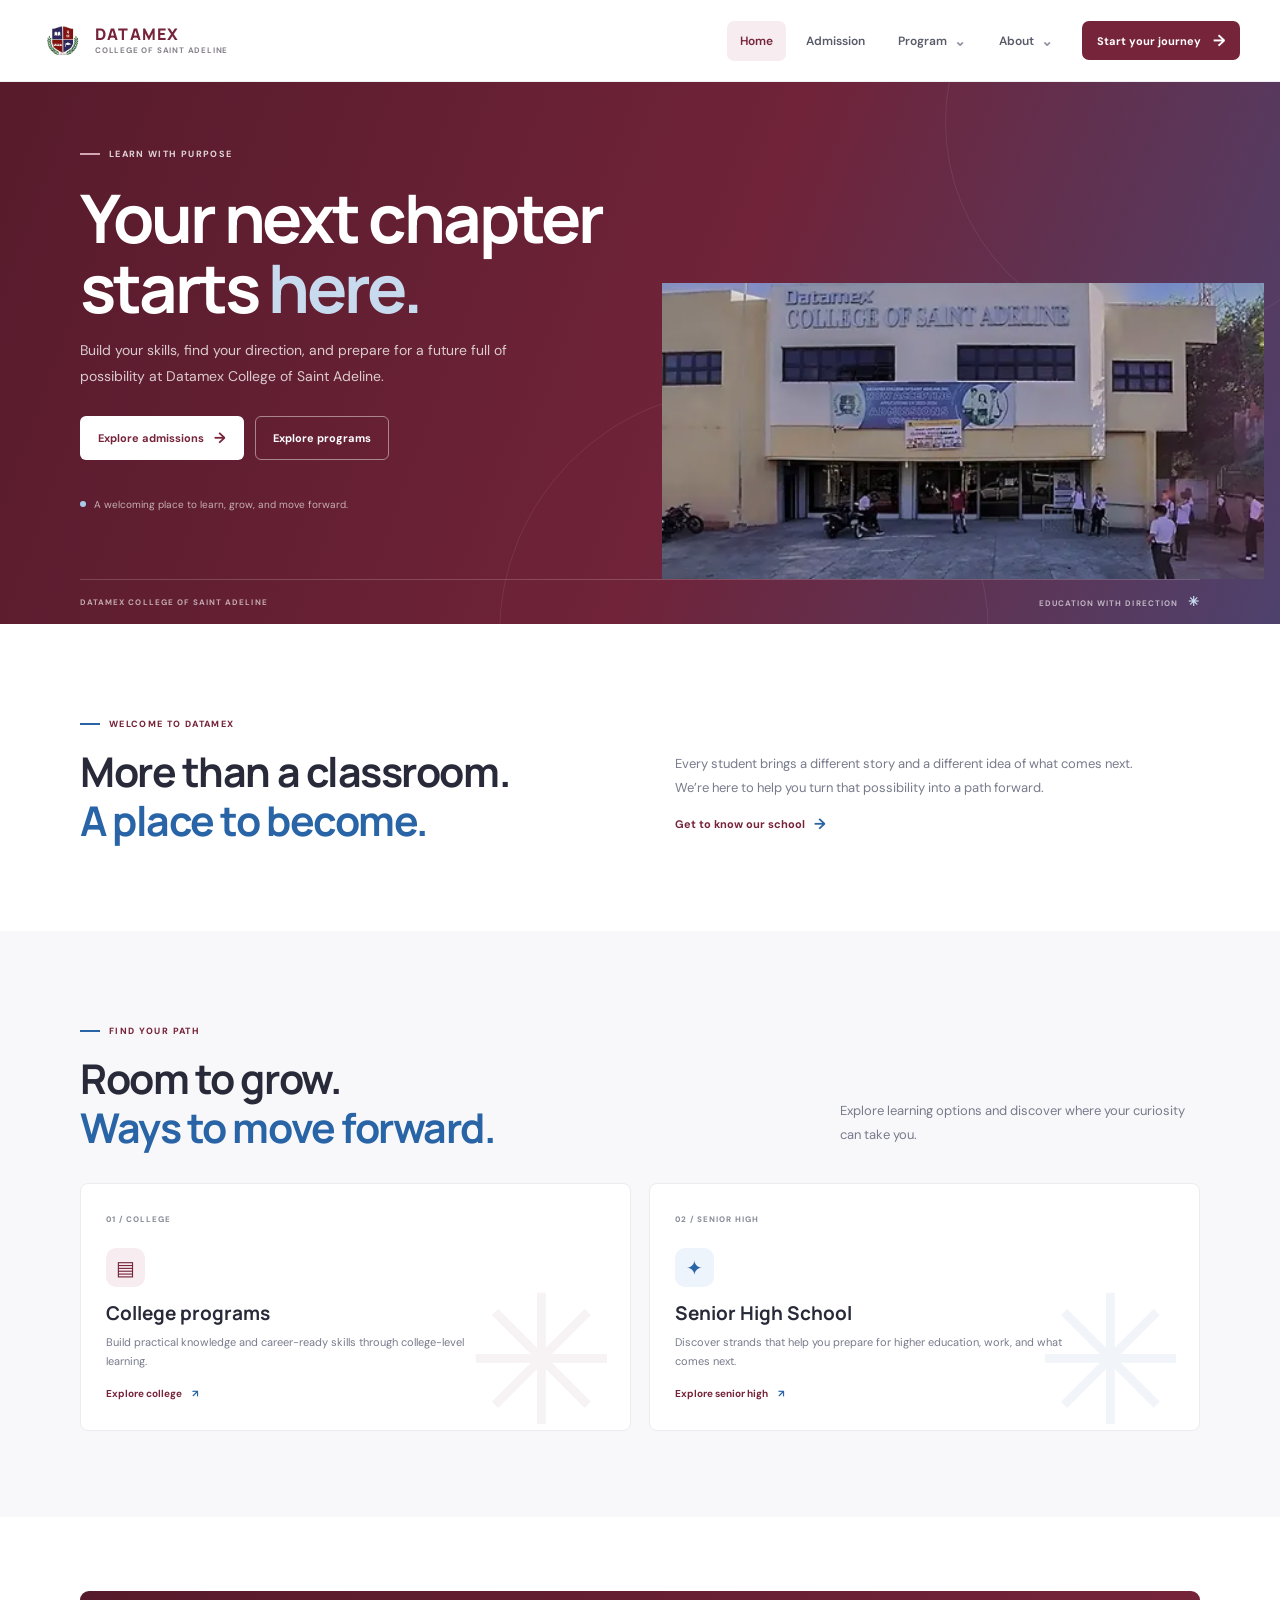
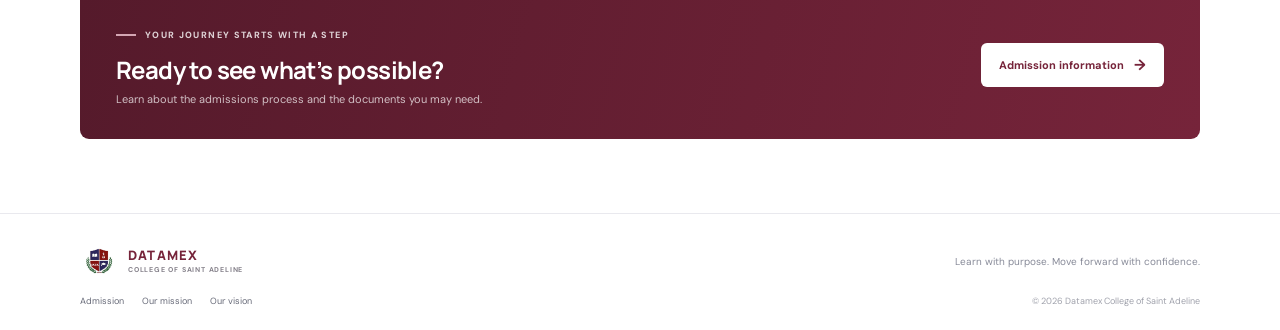
<file: index.html>
<!DOCTYPE html>
<html lang="en">
<head>
  <meta charset="UTF-8">
  <meta name="viewport" content="width=device-width, initial-scale=1.0">
  <meta name="theme-color" content="#76243a">
  <meta name="description" content="Discover Datamex College of Saint Adeline, its programs, admissions, and commitment to student success.">
  <title>Home | Datamex College of Saint Adeline</title>
  <link rel="stylesheet" href="assets/css/style.css">
  <script src="assets/js/script.js" defer></script>
</head>
<body data-page="home">
  <a class="skip-link" href="#main">Skip to content</a>
  <header class="site-header">
    <div class="nav-wrap">
      <a class="brand" href="index.html" aria-label="Datamex College of Saint Adeline home">
        <img class="brand-logo" src="assets/images/datamex-school-logo.png" alt="">
        <span class="brand-copy"><strong>DATAMEX</strong><small>COLLEGE OF SAINT ADELINE</small></span>
      </a>
      <button class="menu-toggle" type="button" aria-expanded="false" aria-controls="primary-navigation" aria-label="Open navigation">
        <span></span><span></span><span></span>
      </button>
      <nav class="primary-navigation" id="primary-navigation" aria-label="Main navigation">
        <a class="nav-item" data-nav="home" href="index.html">Home</a>
        <a class="nav-item" data-nav="admission" href="admission.html">Admission</a>
        <div class="nav-dropdown">
          <button class="nav-item dropdown-toggle" type="button" aria-expanded="false" aria-controls="program-menu">Program <span class="caret">⌄</span></button>
          <div class="dropdown-menu" id="program-menu">
            <a data-nav="college" href="program-college.html">College</a>
            <a data-nav="shs" href="program-shs.html">Senior High School</a>
          </div>
        </div>
        <div class="nav-dropdown">
          <button class="nav-item dropdown-toggle" type="button" aria-expanded="false" aria-controls="about-menu">About <span class="caret">⌄</span></button>
          <div class="dropdown-menu" id="about-menu">
            <a data-nav="mission" href="about-mission.html">Mission</a>
            <a data-nav="vision" href="about-vision.html">Vision</a>
          </div>
        </div>
        <a class="nav-cta" href="admission.html">Start your journey <span>→</span></a>
      </nav>
    </div>
  </header>

  <main id="main">
    <section class="home-hero">
      <div class="hero-shape hero-shape-one"></div>
      <div class="hero-shape hero-shape-two"></div>
      <div class="hero-inner page-width">
        <div class="hero-copy">
          <span class="eyebrow light-eyebrow"><span class="eyebrow-line"></span> LEARN WITH PURPOSE</span>
          <h1>Your next chapter<br>starts <span>here.</span></h1>
          <p>Build your skills, find your direction, and prepare for a future full of possibility at Datamex College of Saint Adeline.</p>
          <div class="hero-actions">
            <a class="button button-light" href="admission.html">Explore admissions <span>→</span></a>
            <a class="button button-outline" href="program-college.html">Explore programs</a>
          </div>
          <div class="hero-footnote"><span class="footnote-dot"></span> A welcoming place to learn, grow, and move forward.</div>
        </div>
        <div class="hero-illustration" aria-hidden="true">
          <img class="hero-campus-illustration" src="/assets/images/Campus Datamex.png" alt="">
        </div>
      </div>
      <div class="hero-bottom page-width">
        <span>DATAMEX COLLEGE OF SAINT ADELINE</span>
        <span>EDUCATION WITH DIRECTION <i>✳</i></span>
      </div>
    </section>

    <section class="intro-section page-width section-space">
      <div class="section-heading">
        <span class="eyebrow"><span class="eyebrow-line"></span> WELCOME TO DATAMEX</span>
        <h2>More than a classroom.<br><span>A place to become.</span></h2>
      </div>
      <div class="intro-copy">
        <p>Every student brings a different story and a different idea of what comes next. We’re here to help you turn that possibility into a path forward.</p>
        <a class="text-link" href="about-mission.html">Get to know our school <span>→</span></a>
      </div>
    </section>

    <section class="pathways-section">
      <div class="page-width section-space">
        <div class="section-topline">
          <div>
            <span class="eyebrow"><span class="eyebrow-line"></span> FIND YOUR PATH</span>
            <h2>Room to grow.<br><span>Ways to move forward.</span></h2>
          </div>
          <p>Explore learning options and discover where your curiosity can take you.</p>
        </div>
        <div class="pathway-grid">
          <a class="pathway-card college-card" href="program-college.html">
            <span class="pathway-index">01 / COLLEGE</span>
            <span class="pathway-icon">▤</span>
            <h3>College programs</h3>
            <p>Build practical knowledge and career-ready skills through college-level learning.</p>
            <span class="pathway-link">Explore college <b>↗</b></span>
            <span class="card-decoration">✳</span>
          </a>
          <a class="pathway-card shs-card" href="program-shs.html">
            <span class="pathway-index">02 / SENIOR HIGH</span>
            <span class="pathway-icon">✦</span>
            <h3>Senior High School</h3>
            <p>Discover strands that help you prepare for higher education, work, and what comes next.</p>
            <span class="pathway-link">Explore senior high <b>↗</b></span>
            <span class="card-decoration">✳</span>
          </a>
        </div>
      </div>
    </section>

    <section class="admission-banner page-width">
      <div><span class="eyebrow light-eyebrow"><span class="eyebrow-line"></span> YOUR JOURNEY STARTS WITH A STEP</span><h2>Ready to see what’s possible?</h2><p>Learn about the admissions process and the documents you may need.</p></div>
      <a class="button button-light" href="admission.html">Admission information <span>→</span></a>
    </section>
  </main>

  <footer class="site-footer">
    <div class="footer-inner page-width">
      <a class="brand footer-brand" href="index.html"><img class="brand-logo" src="assets/images/datamex-school-logo.png" alt=""><span class="brand-copy"><strong>DATAMEX</strong><small>COLLEGE OF SAINT ADELINE</small></span></a>
      <p>Learn with purpose. Move forward with confidence.</p>
      <div class="footer-links"><a href="admission.html">Admission</a><a href="about-mission.html">Our mission</a><a href="about-vision.html">Our vision</a></div>
      <small class="copyright">© <span data-current-year></span> Datamex College of Saint Adeline</small>
    </div>
  </footer>
</body>
</html>
</file>
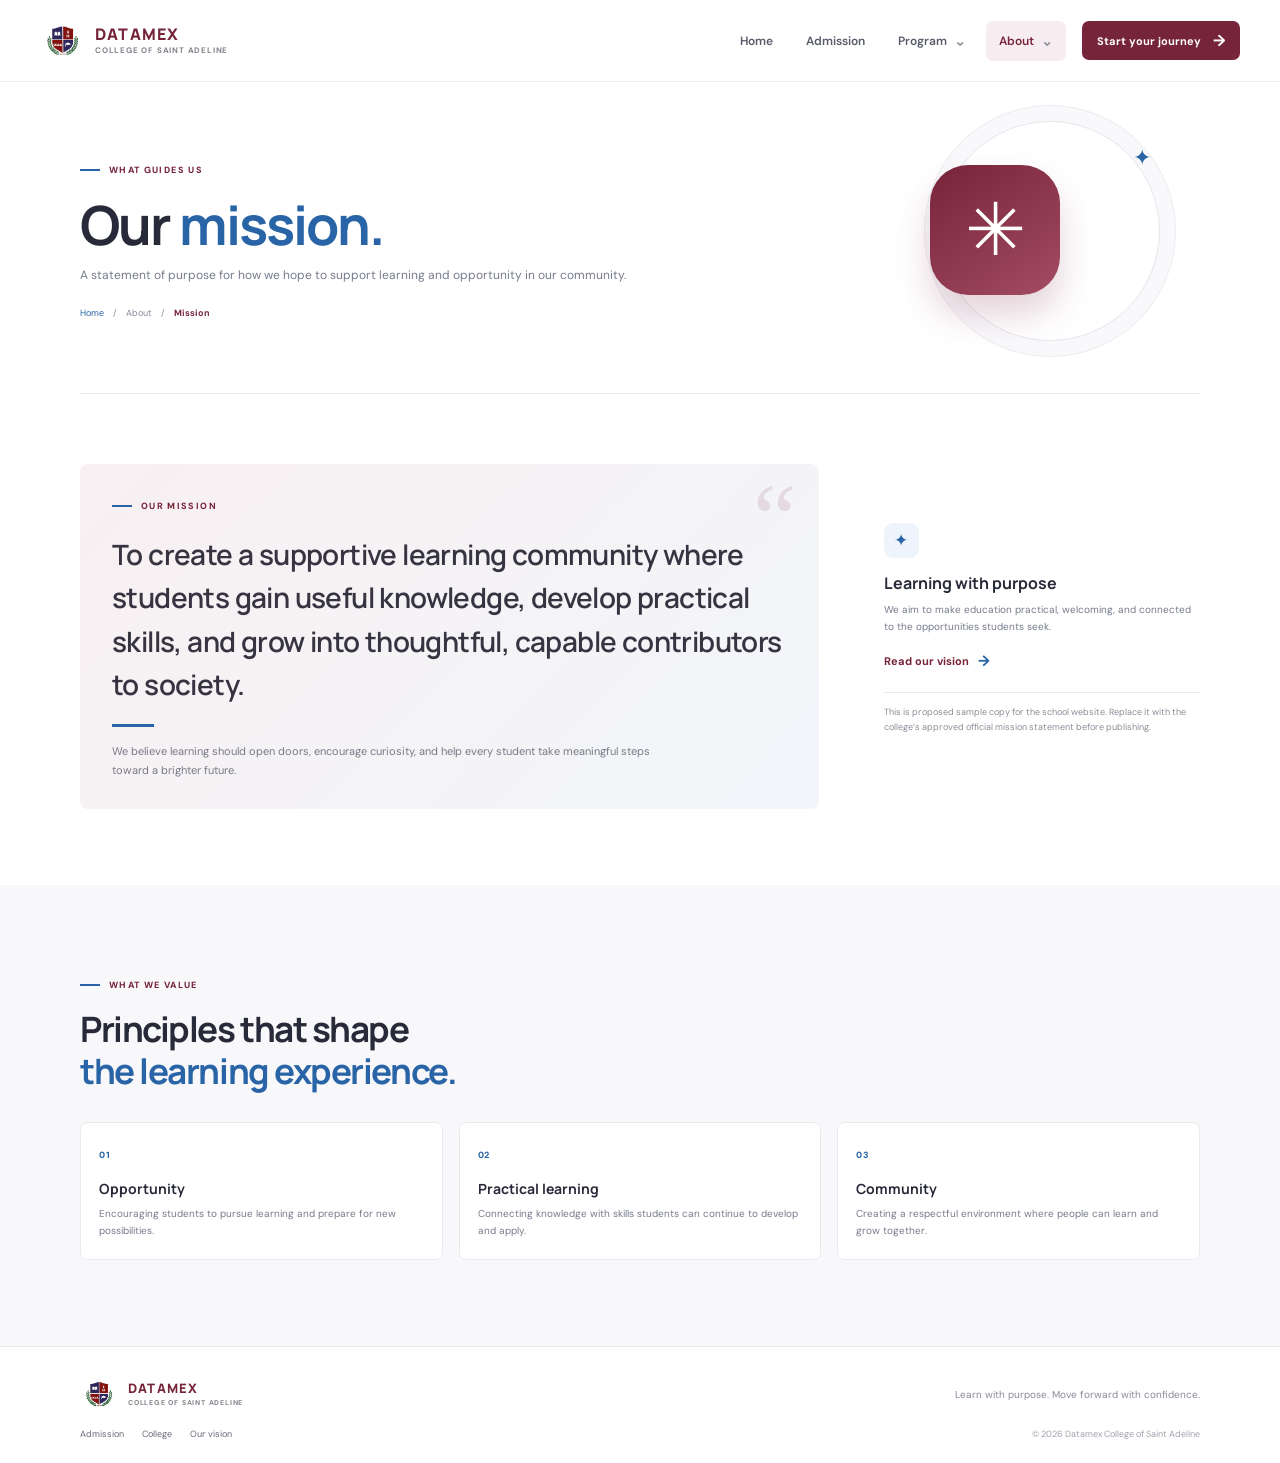
<file: about-mission.html>
<!DOCTYPE html>
<html lang="en">

<head>
  <meta charset="UTF-8">
  <meta name="viewport" content="width=device-width, initial-scale=1.0">
  <meta name="theme-color" content="#76243a">
  <meta name="description" content="Read the mission of Datamex College of Saint Adeline.">
  <title>Our Mission | Datamex College of Saint Adeline</title>
  <link rel="stylesheet" href="assets/css/style.css">
  <script src="assets/js/script.js" defer></script>
</head>

<body data-page="mission">
  <a class="skip-link" href="#main">Skip to content</a>
  <header class="site-header">
    <div class="nav-wrap">
      <a class="brand" href="index.html" aria-label="Datamex College of Saint Adeline home"><img class="brand-logo"
          src="assets/images/datamex-school-logo.png" alt=""><span
          class="brand-copy"><strong>DATAMEX</strong><small>COLLEGE OF SAINT ADELINE</small></span></a>
      <button class="menu-toggle" type="button" aria-expanded="false" aria-controls="primary-navigation"
        aria-label="Open navigation"><span></span><span></span><span></span></button>
      <nav class="primary-navigation" id="primary-navigation" aria-label="Main navigation">
        <a class="nav-item" data-nav="home" href="index.html">Home</a><a class="nav-item" data-nav="admission"
          href="admission.html">Admission</a>
        <div class="nav-dropdown"><button class="nav-item dropdown-toggle" type="button" aria-expanded="false"
            aria-controls="program-menu">Program <span class="caret">⌄</span></button>
          <div class="dropdown-menu" id="program-menu"><a data-nav="college" href="program-college.html">College</a><a
              data-nav="shs" href="program-shs.html">Senior High School</a></div>
        </div>
        <div class="nav-dropdown"><button class="nav-item dropdown-toggle" type="button" aria-expanded="false"
            aria-controls="about-menu">About <span class="caret">⌄</span></button>
          <div class="dropdown-menu" id="about-menu"><a data-nav="mission" href="about-mission.html">Mission</a><a
              data-nav="vision" href="about-vision.html">Vision</a></div>
        </div>
        <a class="nav-cta" href="admission.html">Start your journey <span>→</span></a>
      </nav>
    </div>
  </header>
  <main id="main">
    <section class="page-hero page-width">
      <div class="page-hero-copy"><span class="eyebrow"><span class="eyebrow-line"></span> WHAT GUIDES US</span>
        <h1>Our <span>mission.</span></h1>
        <p>A statement of purpose for how we hope to support learning and opportunity in our community.</p>
        <div class="breadcrumb"><a
            href="index.html">Home</a><span>/</span><span>About</span><span>/</span><strong>Mission</strong></div>
      </div>
      <div class="page-hero-art mission-art" aria-hidden="true">
        <div class="art-ring"></div>
        <div class="mission-symbol">✳</div><i>✦</i>
      </div>
    </section>
    <section class="page-width statement-section">
      <div class="statement-card"><span class="statement-mark">“</span><span class="eyebrow"><span
            class="eyebrow-line"></span> OUR MISSION</span>
        <h2>To create a supportive learning community where students gain useful knowledge, develop practical skills,
          and grow into thoughtful, capable contributors to society.</h2>
        <div class="statement-rule"></div>
        <p>We believe learning should open doors, encourage curiosity, and help every student take meaningful steps
          toward a brighter future.</p>
      </div>
      <div class="statement-aside"><span class="aside-icon">✦</span>
        <h3>Learning with purpose</h3>
        <p>We aim to make education practical, welcoming, and connected to the opportunities students seek.</p><a
          class="text-link" href="about-vision.html">Read our vision <span>→</span></a>
        <p class="editor-note">This is proposed sample copy for the school website. Replace it with the college’s
          approved official mission statement before publishing.</p>
      </div>
    </section>
    <section class="values-section">
      <div class="page-width section-space">
        <div class="content-heading"><span class="eyebrow"><span class="eyebrow-line"></span> WHAT WE VALUE</span>
          <h2>Principles that shape<br><span>the learning experience.</span></h2>
        </div>
        <div class="values-grid">
          <article><span>01</span>
            <h3>Opportunity</h3>
            <p>Encouraging students to pursue learning and prepare for new possibilities.</p>
          </article>
          <article><span>02</span>
            <h3>Practical learning</h3>
            <p>Connecting knowledge with skills students can continue to develop and apply.</p>
          </article>
          <article><span>03</span>
            <h3>Community</h3>
            <p>Creating a respectful environment where people can learn and grow together.</p>
          </article>
        </div>
      </div>
    </section>
  </main>
  <footer class="site-footer">
    <div class="footer-inner page-width"><a class="brand footer-brand" href="index.html"><img class="brand-logo"
          src="assets/images/datamex-school-logo.png" alt=""><span
          class="brand-copy"><strong>DATAMEX</strong><small>COLLEGE OF SAINT ADELINE</small></span></a>
      <p>Learn with purpose. Move forward with confidence.</p>
      <div class="footer-links"><a href="admission.html">Admission</a><a href="program-college.html">College</a><a
          href="about-vision.html">Our vision</a></div><small class="copyright">© <span data-current-year></span>
        Datamex College of Saint Adeline</small>
    </div>
  </footer>
</body>

</html>
</file>
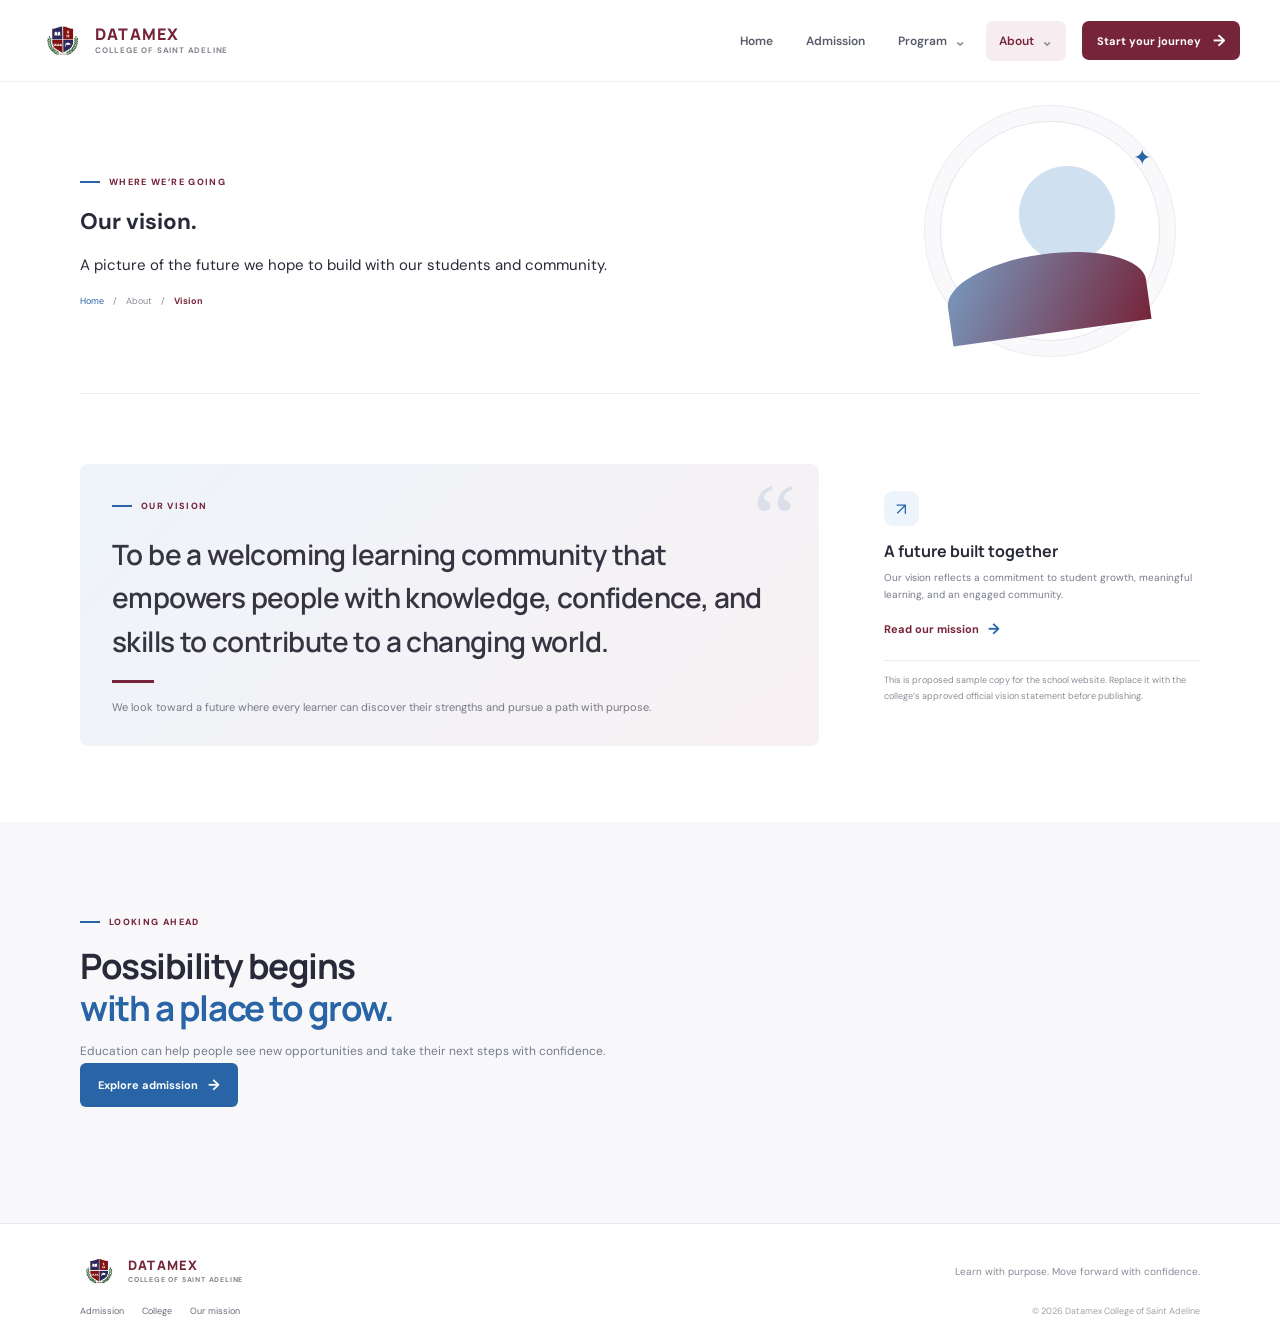
<file: about-vision.html>
<!DOCTYPE html>
<html lang="en">

<head>
  <meta charset="UTF-8">
  <meta name="viewport" content="width=device-width, initial-scale=1.0">
  <meta name="theme-color" content="#76243a">
  <meta name="description" content="Read the vision of Datamex College of Saint Adeline.">
  <title>Our Vision | Datamex College of Saint Adeline</title>
  <link rel="stylesheet" href="assets/css/style.css">
  <script src="assets/js/script.js" defer></script>
</head>

<body data-page="vision">
  <a class="skip-link" href="#main">Skip to content</a>
  <header class="site-header">
    <div class="nav-wrap">
      <a class="brand" href="index.html" aria-label="Datamex College of Saint Adeline home"><img class="brand-logo"
          src="assets/images/datamex-school-logo.png" alt=""><span
          class="brand-copy"><strong>DATAMEX</strong><small>COLLEGE OF SAINT ADELINE</small></span></a>
      <button class="menu-toggle" type="button" aria-expanded="false" aria-controls="primary-navigation"
        aria-label="Open navigation"><span></span><span></span><span></span></button>
      <nav class="primary-navigation" id="primary-navigation" aria-label="Main navigation">
        <a class="nav-item" data-nav="home" href="index.html">Home</a><a class="nav-item" data-nav="admission"
          href="admission.html">Admission</a>
        <div class="nav-dropdown"><button class="nav-item dropdown-toggle" type="button" aria-expanded="false"
            aria-controls="program-menu">Program <span class="caret">⌄</span></button>
          <div class="dropdown-menu" id="program-menu"><a data-nav="college" href="program-college.html">College</a><a
              data-nav="shs" href="program-shs.html">Senior High School</a></div>
        </div>
        <div class="nav-dropdown"><button class="nav-item dropdown-toggle" type="button" aria-expanded="false"
            aria-controls="about-menu">About <span class="caret">⌄</span></button>
          <div class="dropdown-menu" id="about-menu"><a data-nav="mission" href="about-mission.html">Mission</a><a
              data-nav="vision" href="about-vision.html">Vision</a></div>
        </div>
        <a class="nav-cta" href="admission.html">Start your journey <span>→</span></a>
      </nav>
    </div>
  </header>
  <main id="main">
    <section class="page-hero page-width">
      <div class=""><span class="eyebrow"><span class="eyebrow-line"></span> WHERE WE’RE GOING</span>
        <h1>Our <span>vision.</span></h1>
        <p>A picture of the future we hope to build with our students and community.</p>
        <div class="breadcrumb"><a
            href="index.html">Home</a><span>/</span><span>About</span><span>/</span><strong>Vision</strong></div>
      </div>
      <div class="page-hero-art vision-art" aria-hidden="true">
        <div class="art-ring"></div>
        <div class="vision-sun"></div>
        <div class="vision-hill"></div><i>✦</i>
      </div>
    </section>
    <section class="page-width statement-section">
      <div class="statement-card vision-statement"><span class="statement-mark">“</span><span class="eyebrow"><span
            class="eyebrow-line"></span> OUR VISION</span>
        <h2>To be a welcoming learning community that empowers people with knowledge, confidence, and skills to
          contribute to a changing world.</h2>
        <div class="statement-rule"></div>
        <p>We look toward a future where every learner can discover their strengths and pursue a path with purpose.</p>
      </div>
      <div class="statement-aside"><span class="aside-icon">↗</span>
        <h3>A future built together</h3>
        <p>Our vision reflects a commitment to student growth, meaningful learning, and an engaged community.</p><a
          class="text-link" href="about-mission.html">Read our mission <span>→</span></a>
        <p class="editor-note">This is proposed sample copy for the school website. Replace it with the college’s
          approved official vision statement before publishing.</p>
      </div>
    </section>
    <section class="values-section">
      <div class="page-width section-space">
        <div class="content-heading"><span class="eyebrow"><span class="eyebrow-line"></span> LOOKING AHEAD</span>
          <h2>Possibility begins<br><span>with a place to grow.</span></h2>
          <p>Education can help people see new opportunities and take their next steps with confidence.</p><a
            class="button button-primary" href="admission.html">Explore admission <span>→</span></a>
        </div>
      </div>
    </section>
  </main>
  <footer class="site-footer">
    <div class="footer-inner page-width"><a class="brand footer-brand" href="index.html"><img class="brand-logo"
          src="assets/images/datamex-school-logo.png" alt=""><span
          class="brand-copy"><strong>DATAMEX</strong><small>COLLEGE OF SAINT ADELINE</small></span></a>
      <p>Learn with purpose. Move forward with confidence.</p>
      <div class="footer-links"><a href="admission.html">Admission</a><a href="program-college.html">College</a><a
          href="about-mission.html">Our mission</a></div><small class="copyright">© <span data-current-year></span>
        Datamex College of Saint Adeline</small>
    </div>
  </footer>
</body>

</html>
</file>
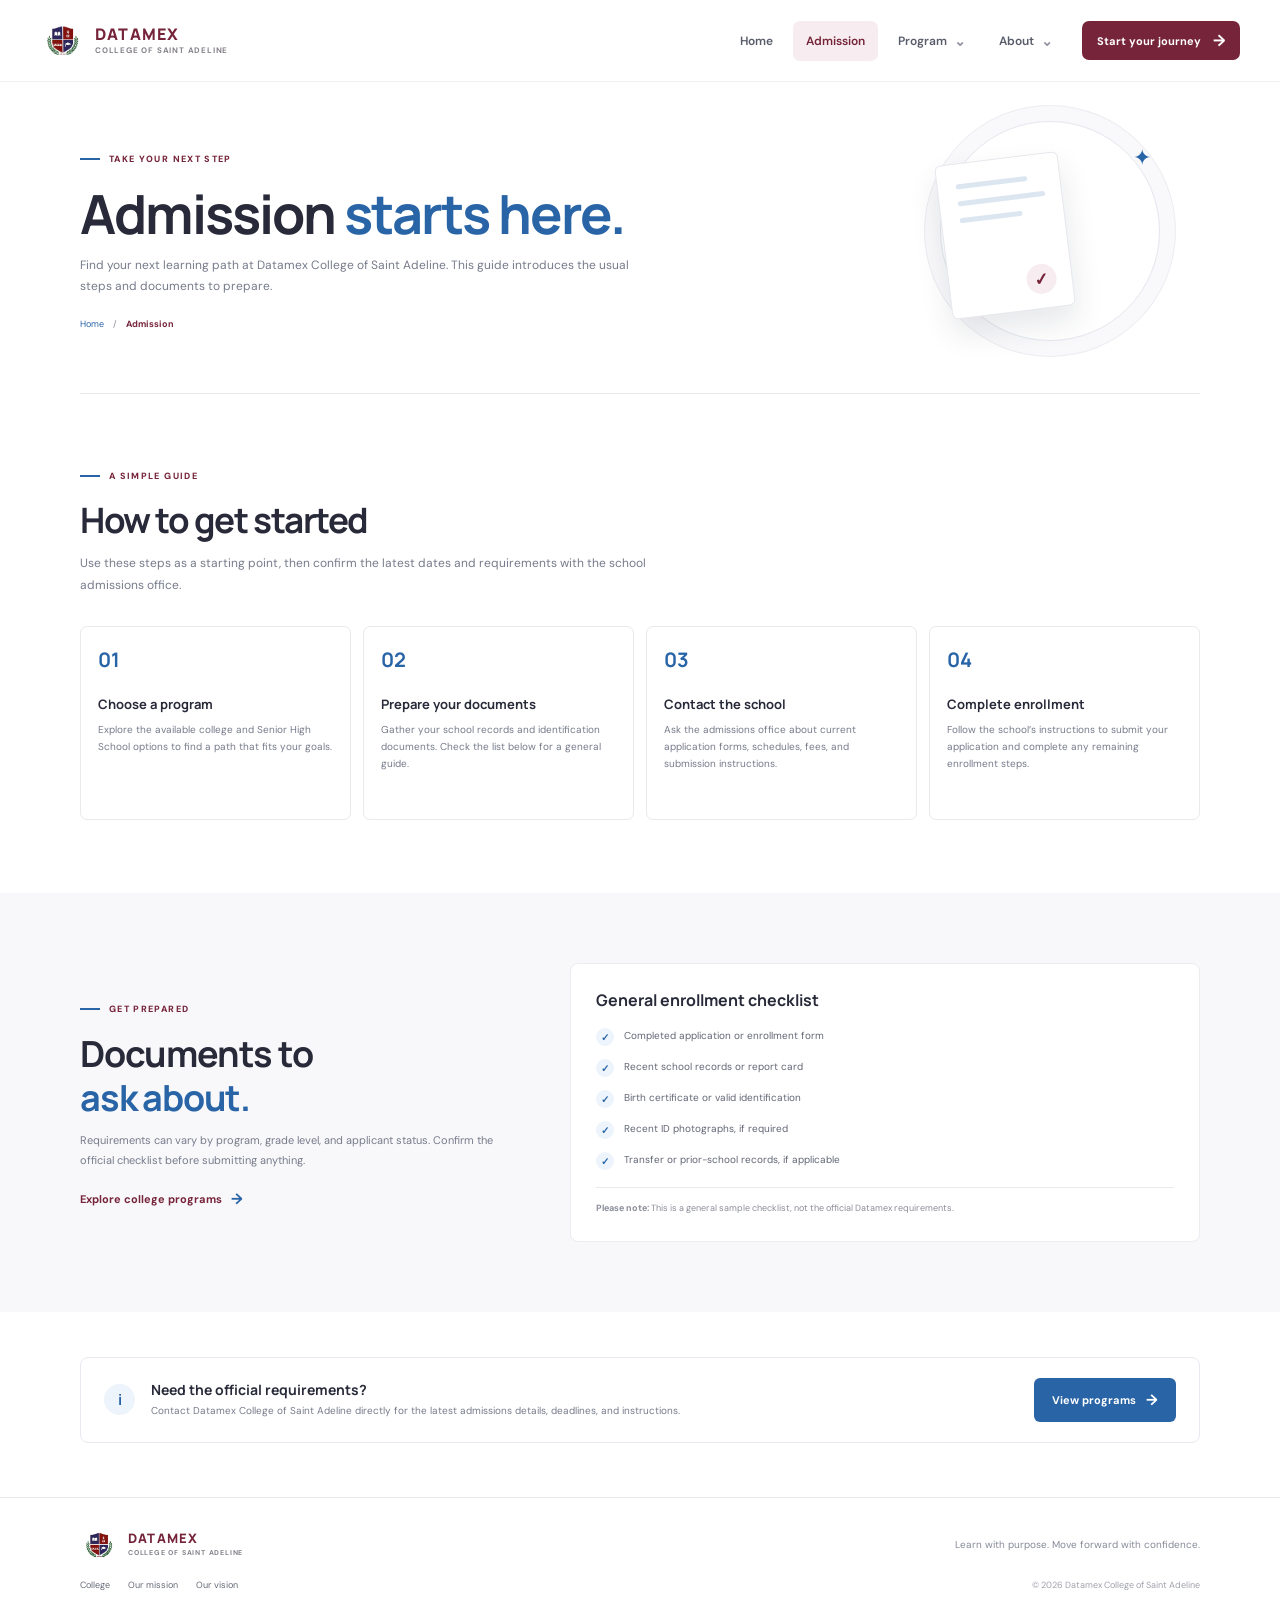
<file: admission.html>
<!DOCTYPE html>
<html lang="en">

<head>
  <meta charset="UTF-8">
  <meta name="viewport" content="width=device-width, initial-scale=1.0">
  <meta name="theme-color" content="#76243a">
  <meta name="description" content="Learn about the admissions process at Datamex College of Saint Adeline.">
  <title>Admission | Datamex College of Saint Adeline</title>
  <link rel="stylesheet" href="assets/css/style.css">
  <script src="assets/js/script.js" defer></script>
</head>

<body data-page="admission">
  <a class="skip-link" href="#main">Skip to content</a>
  <header class="site-header">
    <div class="nav-wrap">
      <a class="brand" href="index.html" aria-label="Datamex College of Saint Adeline home"><img class="brand-logo"
          src="assets/images/datamex-school-logo.png" alt=""><span
          class="brand-copy"><strong>DATAMEX</strong><small>COLLEGE OF SAINT ADELINE</small></span></a>
      <button class="menu-toggle" type="button" aria-expanded="false" aria-controls="primary-navigation"
        aria-label="Open navigation"><span></span><span></span><span></span></button>
      <nav class="primary-navigation" id="primary-navigation" aria-label="Main navigation">
        <a class="nav-item" data-nav="home" href="index.html">Home</a><a class="nav-item" data-nav="admission"
          href="admission.html">Admission</a>
        <div class="nav-dropdown"><button class="nav-item dropdown-toggle" type="button" aria-expanded="false"
            aria-controls="program-menu">Program <span class="caret">⌄</span></button>
          <div class="dropdown-menu" id="program-menu"><a data-nav="college" href="program-college.html">College</a><a
              data-nav="shs" href="program-shs.html">Senior High School</a></div>
        </div>
        <div class="nav-dropdown"><button class="nav-item dropdown-toggle" type="button" aria-expanded="false"
            aria-controls="about-menu">About <span class="caret">⌄</span></button>
          <div class="dropdown-menu" id="about-menu"><a data-nav="mission" href="about-mission.html">Mission</a><a
              data-nav="vision" href="about-vision.html">Vision</a></div>
        </div>
        <a class="nav-cta" href="admission.html">Start your journey <span>→</span></a>
      </nav>
    </div>
  </header>
  <main id="main">
    <section class="page-hero page-width">
      <div class="page-hero-copy"><span class="eyebrow"><span class="eyebrow-line"></span> TAKE YOUR NEXT STEP</span>
        <h1>Admission <span>starts here.</span></h1>
        <p>Find your next learning path at Datamex College of Saint Adeline. This guide introduces the usual steps and
          documents to prepare.</p>
        <div class="breadcrumb"><a href="index.html">Home</a><span>/</span><strong>Admission</strong></div>
      </div>
      <div class="page-hero-art admission-art" aria-hidden="true">
        <div class="art-ring"></div>
        <div class="art-paper"><span></span><span></span><span></span><b>✓</b></div><i>✦</i>
      </div>
    </section>
    <section class="page-width content-section">
      <div class="content-heading"><span class="eyebrow"><span class="eyebrow-line"></span> A SIMPLE GUIDE</span>
        <h2>How to get started</h2>
        <p>Use these steps as a starting point, then confirm the latest dates and requirements with the school
          admissions office.</p>
      </div>
      <div class="steps-grid">
        <article class="step-card"><span>01</span>
          <h3>Choose a program</h3>
          <p>Explore the available college and Senior High School options to find a path that fits your goals.</p>
        </article>
        <article class="step-card"><span>02</span>
          <h3>Prepare your documents</h3>
          <p>Gather your school records and identification documents. Check the list below for a general guide.</p>
        </article>
        <article class="step-card"><span>03</span>
          <h3>Contact the school</h3>
          <p>Ask the admissions office about current application forms, schedules, fees, and submission instructions.
          </p>
        </article>
        <article class="step-card"><span>04</span>
          <h3>Complete enrollment</h3>
          <p>Follow the school’s instructions to submit your application and complete any remaining enrollment steps.
          </p>
        </article>
      </div>
    </section>
    <section class="requirements-section">
      <div class="page-width requirements-layout">
        <div><span class="eyebrow"><span class="eyebrow-line"></span> GET PREPARED</span>
          <h2>Documents to<br><span>ask about.</span></h2>
          <p>Requirements can vary by program, grade level, and applicant status. Confirm the official checklist before
            submitting anything.</p><a class="text-link" href="program-college.html">Explore college programs
            <span>→</span></a>
        </div>
        <div class="requirements-card">
          <h3>General enrollment checklist</h3>
          <ul>
            <li><span>✓</span> Completed application or enrollment form</li>
            <li><span>✓</span> Recent school records or report card</li>
            <li><span>✓</span> Birth certificate or valid identification</li>
            <li><span>✓</span> Recent ID photographs, if required</li>
            <li><span>✓</span> Transfer or prior-school records, if applicable</li>
          </ul>
          <p><strong>Please note:</strong> This is a general sample checklist, not the official Datamex requirements.
          </p>
        </div>
      </div>
    </section>
    <section class="page-width info-callout"><span class="callout-icon">i</span>
      <div>
        <h2>Need the official requirements?</h2>
        <p>Contact Datamex College of Saint Adeline directly for the latest admissions details, deadlines, and
          instructions.</p>
      </div><a class="button button-primary" href="program-college.html">View programs <span>→</span></a>
    </section>
  </main>
  <footer class="site-footer">
    <div class="footer-inner page-width"><a class="brand footer-brand" href="index.html"><img class="brand-logo"
          src="assets/images/datamex-school-logo.png" alt=""><span
          class="brand-copy"><strong>DATAMEX</strong><small>COLLEGE OF SAINT ADELINE</small></span></a>
      <p>Learn with purpose. Move forward with confidence.</p>
      <div class="footer-links"><a href="program-college.html">College</a><a href="about-mission.html">Our mission</a><a
          href="about-vision.html">Our vision</a></div><small class="copyright">© <span data-current-year></span>
        Datamex College of Saint Adeline</small>
    </div>
  </footer>
</body>

</html>
</file>
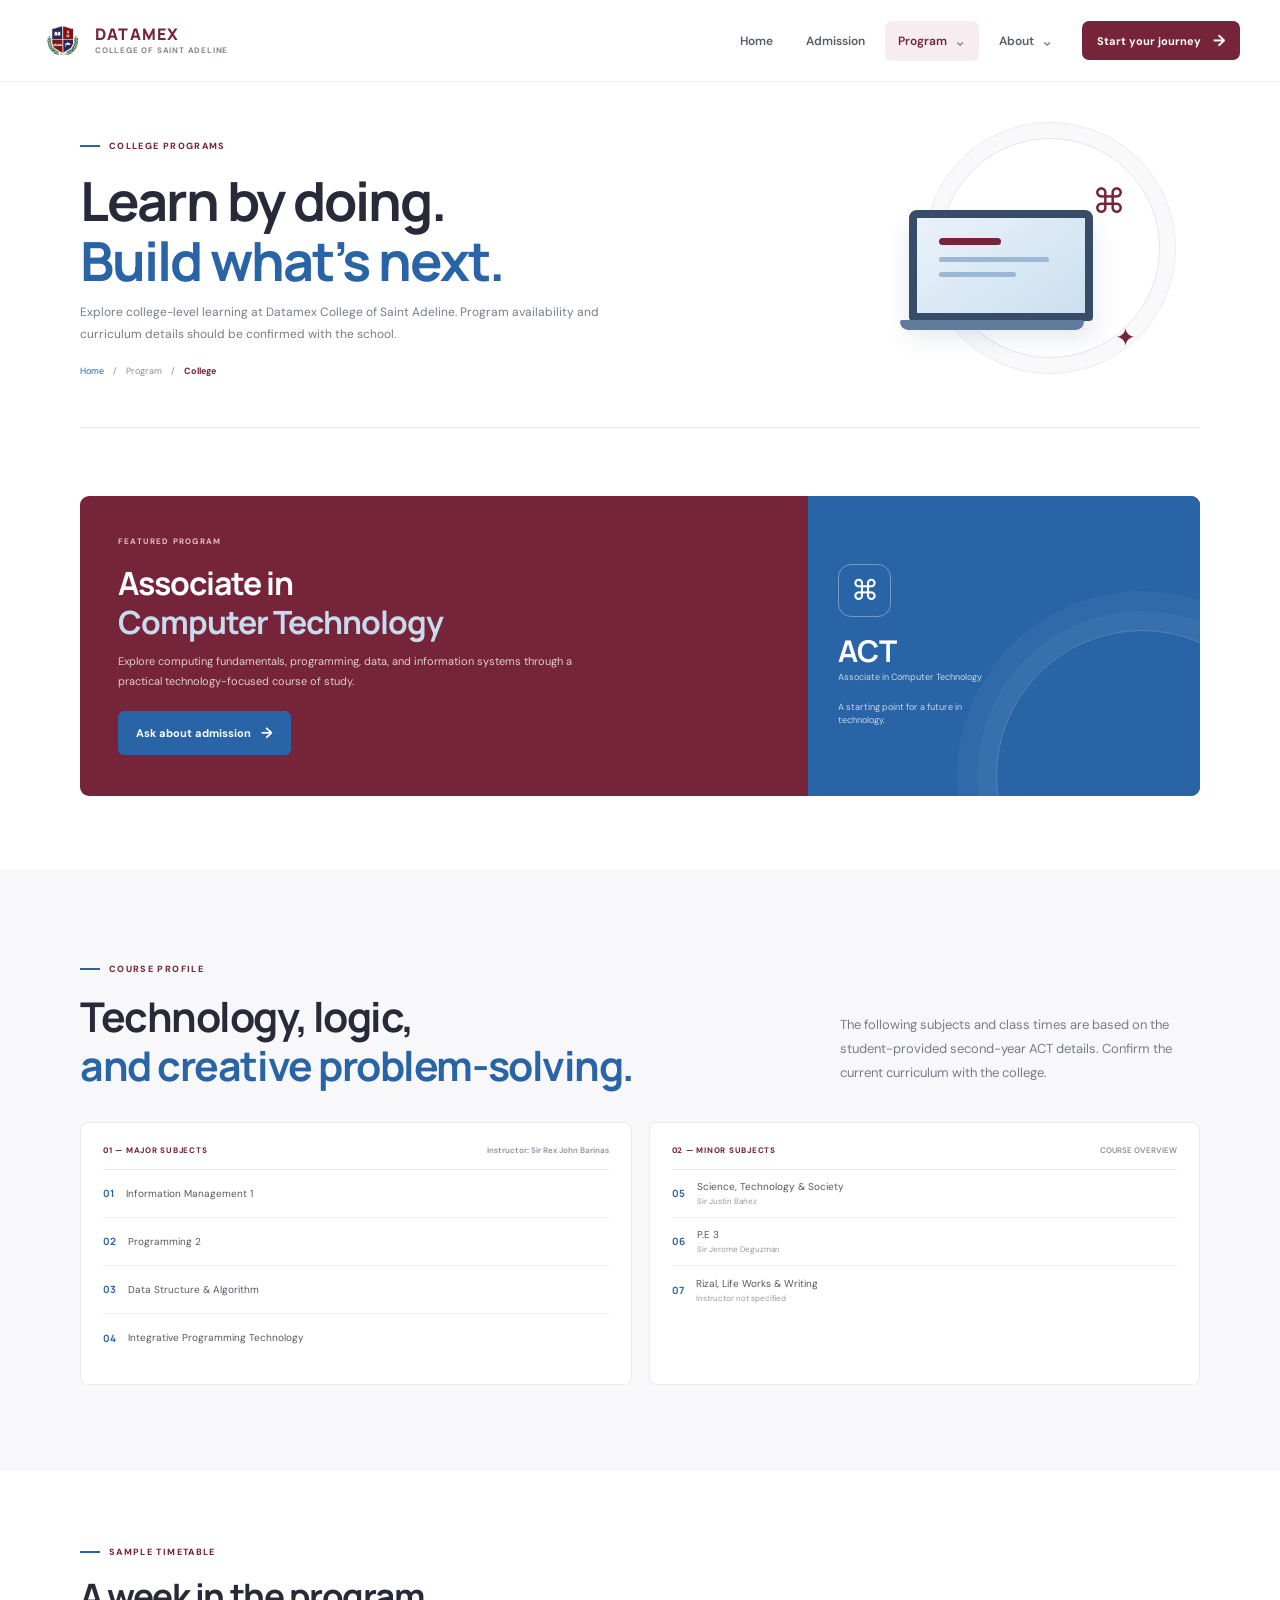
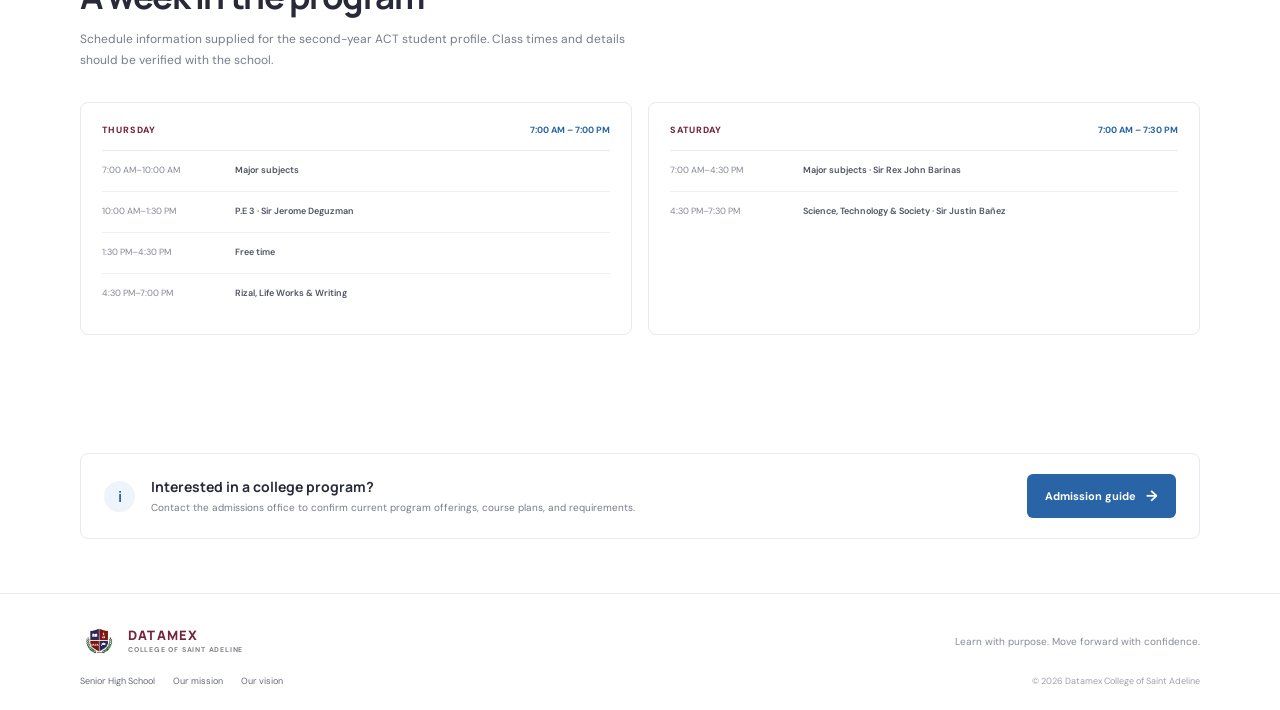
<file: program-college.html>
<!DOCTYPE html>
<html lang="en">

<head>
  <meta charset="UTF-8">
  <meta name="viewport" content="width=device-width, initial-scale=1.0">
  <meta name="theme-color" content="#76243a">
  <meta name="description"
    content="Explore the Associate in Computer Technology program at Datamex College of Saint Adeline.">
  <title>College Program | Datamex College of Saint Adeline</title>
  <link rel="stylesheet" href="assets/css/style.css">
  <script src="assets/js/script.js" defer></script>
</head>

<body data-page="college">
  <a class="skip-link" href="#main">Skip to content</a>
  <header class="site-header">
    <div class="nav-wrap">
      <a class="brand" href="index.html" aria-label="Datamex College of Saint Adeline home"><img class="brand-logo"
          src="assets/images/datamex-school-logo.png" alt=""><span
          class="brand-copy"><strong>DATAMEX</strong><small>COLLEGE OF SAINT ADELINE</small></span></a>
      <button class="menu-toggle" type="button" aria-expanded="false" aria-controls="primary-navigation"
        aria-label="Open navigation"><span></span><span></span><span></span></button>
      <nav class="primary-navigation" id="primary-navigation" aria-label="Main navigation">
        <a class="nav-item" data-nav="home" href="index.html">Home</a><a class="nav-item" data-nav="admission"
          href="admission.html">Admission</a>
        <div class="nav-dropdown"><button class="nav-item dropdown-toggle" type="button" aria-expanded="false"
            aria-controls="program-menu">Program <span class="caret">⌄</span></button>
          <div class="dropdown-menu" id="program-menu"><a data-nav="college" href="program-college.html">College</a><a
              data-nav="shs" href="program-shs.html">Senior High School</a></div>
        </div>
        <div class="nav-dropdown"><button class="nav-item dropdown-toggle" type="button" aria-expanded="false"
            aria-controls="about-menu">About <span class="caret">⌄</span></button>
          <div class="dropdown-menu" id="about-menu"><a data-nav="mission" href="about-mission.html">Mission</a><a
              data-nav="vision" href="about-vision.html">Vision</a></div>
        </div>
        <a class="nav-cta" href="admission.html">Start your journey <span>→</span></a>
      </nav>
    </div>
  </header>
  <main id="main">
    <section class="page-hero page-width">
      <div class="page-hero-copy"><span class="eyebrow"><span class="eyebrow-line"></span> COLLEGE PROGRAMS</span>
        <h1>Learn by doing.<br><span>Build what’s next.</span></h1>
        <p>Explore college-level learning at Datamex College of Saint Adeline. Program availability and curriculum
          details should be confirmed with the school.</p>
        <div class="breadcrumb"><a
            href="index.html">Home</a><span>/</span><span>Program</span><span>/</span><strong>College</strong></div>
      </div>
      <div class="page-hero-art college-art" aria-hidden="true">
        <div class="art-ring"></div>
        <div class="art-laptop"><span></span><b></b></div><i>⌘</i><em>✦</em>
      </div>
    </section>
    <section class="page-width content-section">
      <div class="program-feature">
        <div class="program-feature-copy"><span class="program-label">FEATURED PROGRAM</span>
          <h2>Associate in<br><span>Computer Technology</span></h2>
          <p>Explore computing fundamentals, programming, data, and information systems through a practical
            technology-focused course of study.</p><a class="button button-primary" href="admission.html">Ask about
            admission <span>→</span></a>
        </div>
        <div class="program-feature-side"><span class="side-symbol">⌘</span><strong>ACT</strong><small>Associate in
            Computer Technology</small><span class="side-note">A starting point for a future in technology.</span></div>
      </div>
    </section>
    <section class="curriculum-section">
      <div class="page-width section-space">
        <div class="section-topline">
          <div><span class="eyebrow"><span class="eyebrow-line"></span> COURSE PROFILE</span>
            <h2>Technology, logic,<br><span>and creative problem-solving.</span></h2>
          </div>
          <p>The following subjects and class times are based on the student-provided second-year ACT details. Confirm
            the current curriculum with the college.</p>
        </div>
        <div class="course-layout">
          <div class="course-card">
            <div class="course-card-heading"><span>01 — MAJOR SUBJECTS</span><span>Instructor: Sir Rex John
                Barinas</span></div>
            <ul class="course-list">
              <li><span>01</span>Information Management 1</li>
              <li><span>02</span>Programming 2</li>
              <li><span>03</span>Data Structure &amp; Algorithm</li>
              <li><span>04</span>Integrative Programming Technology</li>
            </ul>
          </div>
          <div class="course-card minor-card">
            <div class="course-card-heading"><span>02 — MINOR SUBJECTS</span><span>COURSE OVERVIEW</span></div>
            <ul class="course-list">
              <li><span>05</span>
                <div>Science, Technology &amp; Society<small>Sir Justin Bañez</small></div>
              </li>
              <li><span>06</span>
                <div>P.E 3<small>Sir Jerome Deguzman</small></div>
              </li>
              <li><span>07</span>
                <div>Rizal, Life Works &amp; Writing<small>Instructor not specified</small></div>
              </li>
            </ul>
          </div>
        </div>
      </div>
    </section>
    <section class="page-width content-section schedule-section">
      <div class="content-heading"><span class="eyebrow"><span class="eyebrow-line"></span> SAMPLE TIMETABLE</span>
        <h2>A week in the program</h2>
        <p>Schedule information supplied for the second-year ACT student profile. Class times and details should be
          verified with the school.</p>
      </div>
      <div class="timetable-grid">
        <article class="timetable-card">
          <div class="timetable-heading"><span>THURSDAY</span><strong>7:00 AM – 7:00 PM</strong></div>
          <ol>
            <li><time>7:00 AM–10:00 AM</time><span>Major subjects</span></li>
            <li><time>10:00 AM–1:30 PM</time><span>P.E 3 · Sir Jerome Deguzman</span></li>
            <li><time>1:30 PM–4:30 PM</time><span>Free time</span></li>
            <li><time>4:30 PM–7:00 PM</time><span>Rizal, Life Works &amp; Writing</span></li>
          </ol>
        </article>
        <article class="timetable-card saturday-card">
          <div class="timetable-heading"><span>SATURDAY</span><strong>7:00 AM – 7:30 PM</strong></div>
          <ol>
            <li><time>7:00 AM–4:30 PM</time><span>Major subjects · Sir Rex John Barinas</span></li>
            <li><time>4:30 PM–7:30 PM</time><span>Science, Technology &amp; Society · Sir Justin Bañez</span></li>
          </ol>
        </article>
      </div>
    </section>
    <section class="page-width info-callout"><span class="callout-icon">i</span>
      <div>
        <h2>Interested in a college program?</h2>
        <p>Contact the admissions office to confirm current program offerings, course plans, and requirements.</p>
      </div><a class="button button-primary" href="admission.html">Admission guide <span>→</span></a>
    </section>
  </main>
  <footer class="site-footer">
    <div class="footer-inner page-width"><a class="brand footer-brand" href="index.html"><img class="brand-logo"
          src="assets/images/datamex-school-logo.png" alt=""><span
          class="brand-copy"><strong>DATAMEX</strong><small>COLLEGE OF SAINT ADELINE</small></span></a>
      <p>Learn with purpose. Move forward with confidence.</p>
      <div class="footer-links"><a href="program-shs.html">Senior High School</a><a href="about-mission.html">Our
          mission</a><a href="about-vision.html">Our vision</a></div><small class="copyright">© <span
          data-current-year></span> Datamex College of Saint Adeline</small>
    </div>
  </footer>
</body>

</html>
</file>
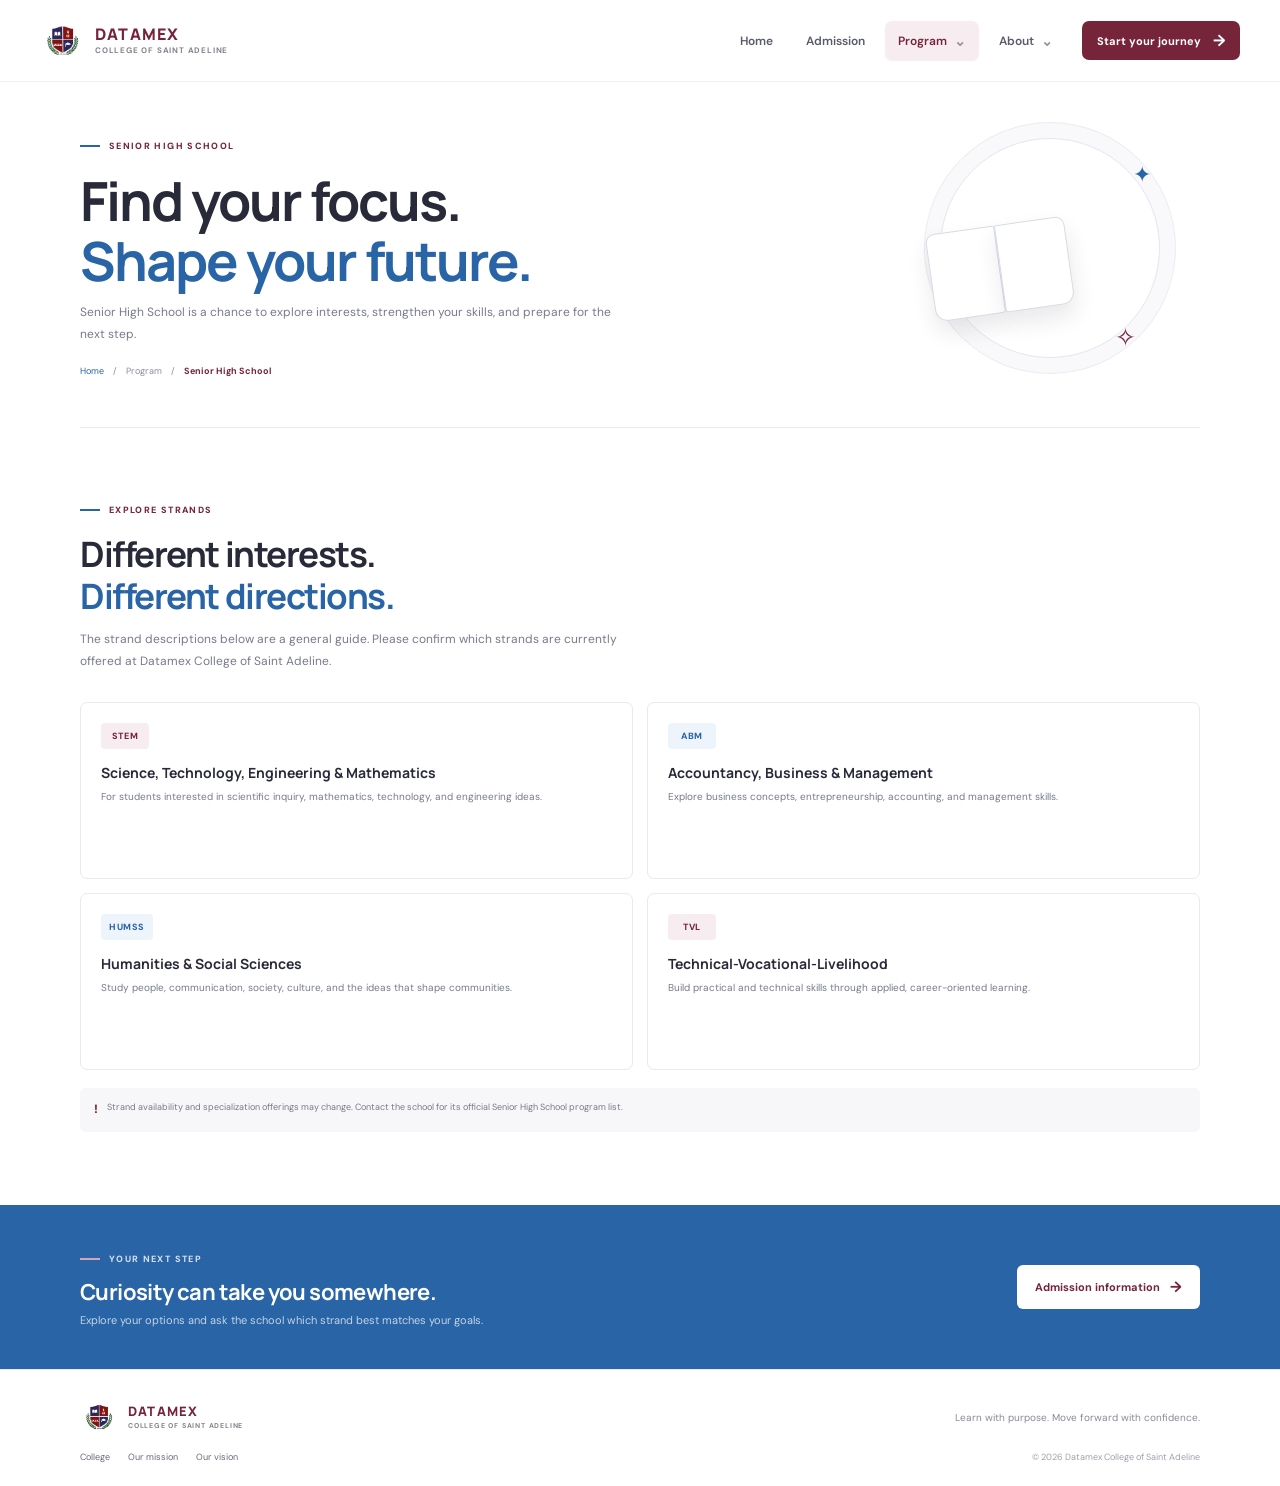
<file: program-shs.html>
<!DOCTYPE html>
<html lang="en">

<head>
  <meta charset="UTF-8">
  <meta name="viewport" content="width=device-width, initial-scale=1.0">
  <meta name="theme-color" content="#76243a">
  <meta name="description"
    content="Learn about Senior High School pathways and strands at Datamex College of Saint Adeline.">
  <title>Senior High School | Datamex College of Saint Adeline</title>
  <link rel="stylesheet" href="assets/css/style.css">
  <script src="assets/js/script.js" defer></script>
</head>

<body data-page="shs">
  <a class="skip-link" href="#main">Skip to content</a>
  <header class="site-header">
    <div class="nav-wrap">
      <a class="brand" href="index.html" aria-label="Datamex College of Saint Adeline home"><img class="brand-logo"
          src="assets/images/datamex-school-logo.png" alt=""><span
          class="brand-copy"><strong>DATAMEX</strong><small>COLLEGE OF SAINT ADELINE</small></span></a>
      <button class="menu-toggle" type="button" aria-expanded="false" aria-controls="primary-navigation"
        aria-label="Open navigation"><span></span><span></span><span></span></button>
      <nav class="primary-navigation" id="primary-navigation" aria-label="Main navigation">
        <a class="nav-item" data-nav="home" href="index.html">Home</a><a class="nav-item" data-nav="admission"
          href="admission.html">Admission</a>
        <div class="nav-dropdown"><button class="nav-item dropdown-toggle" type="button" aria-expanded="false"
            aria-controls="program-menu">Program <span class="caret">⌄</span></button>
          <div class="dropdown-menu" id="program-menu"><a data-nav="college" href="program-college.html">College</a><a
              data-nav="shs" href="program-shs.html">Senior High School</a></div>
        </div>
        <div class="nav-dropdown"><button class="nav-item dropdown-toggle" type="button" aria-expanded="false"
            aria-controls="about-menu">About <span class="caret">⌄</span></button>
          <div class="dropdown-menu" id="about-menu"><a data-nav="mission" href="about-mission.html">Mission</a><a
              data-nav="vision" href="about-vision.html">Vision</a></div>
        </div>
        <a class="nav-cta" href="admission.html">Start your journey <span>→</span></a>
      </nav>
    </div>
  </header>
  <main id="main">
    <section class="page-hero page-width">
      <div class="page-hero-copy"><span class="eyebrow"><span class="eyebrow-line"></span> SENIOR HIGH SCHOOL</span>
        <h1>Find your focus.<br><span>Shape your future.</span></h1>
        <p>Senior High School is a chance to explore interests, strengthen your skills, and prepare for the next step.
        </p>
        <div class="breadcrumb"><a
            href="index.html">Home</a><span>/</span><span>Program</span><span>/</span><strong>Senior High
            School</strong></div>
      </div>
      <div class="page-hero-art shs-art" aria-hidden="true">
        <div class="art-ring"></div>
        <div class="art-book"><span></span><span></span></div><i>✦</i><em>✧</em>
      </div>
    </section>
    <section class="page-width content-section">
      <div class="content-heading"><span class="eyebrow"><span class="eyebrow-line"></span> EXPLORE STRANDS</span>
        <h2>Different interests.<br><span>Different directions.</span></h2>
        <p>The strand descriptions below are a general guide. Please confirm which strands are currently offered at
          Datamex College of Saint Adeline.</p>
      </div>
      <div class="strand-grid">
        <article class="strand-card"><span class="strand-code">STEM</span>
          <h3>Science, Technology, Engineering &amp; Mathematics</h3>
          <p>For students interested in scientific inquiry, mathematics, technology, and engineering ideas.</p>
        </article>
        <article class="strand-card"><span class="strand-code blue-code">ABM</span>
          <h3>Accountancy, Business &amp; Management</h3>
          <p>Explore business concepts, entrepreneurship, accounting, and management skills.</p>
        </article>
        <article class="strand-card"><span class="strand-code blue-code">HUMSS</span>
          <h3>Humanities &amp; Social Sciences</h3>
          <p>Study people, communication, society, culture, and the ideas that shape communities.</p>
        </article>
        <article class="strand-card"><span class="strand-code">TVL</span>
          <h3>Technical-Vocational-Livelihood</h3>
          <p>Build practical and technical skills through applied, career-oriented learning.</p>
        </article>
      </div>
      <p class="notice-line"><span>!</span> Strand availability and specialization offerings may change. Contact the
        school for its official Senior High School program list.</p>
    </section>
    <section class="shs-band">
      <div class="page-width shs-band-inner">
        <div><span class="eyebrow light-eyebrow"><span class="eyebrow-line"></span> YOUR NEXT STEP</span>
          <h2>Curiosity can take you somewhere.</h2>
          <p>Explore your options and ask the school which strand best matches your goals.</p>
        </div><a class="button button-light" href="admission.html">Admission information <span>→</span></a>
      </div>
    </section>
  </main>
  <footer class="site-footer">
    <div class="footer-inner page-width"><a class="brand footer-brand" href="index.html"><img class="brand-logo"
          src="assets/images/datamex-school-logo.png" alt=""><span
          class="brand-copy"><strong>DATAMEX</strong><small>COLLEGE OF SAINT ADELINE</small></span></a>
      <p>Learn with purpose. Move forward with confidence.</p>
      <div class="footer-links"><a href="program-college.html">College</a><a href="about-mission.html">Our mission</a><a
          href="about-vision.html">Our vision</a></div><small class="copyright">© <span data-current-year></span>
        Datamex College of Saint Adeline</small>
    </div>
  </footer>
</body>

</html>
</file>
<file: assets/css/style.css>
@import url('https://fonts.googleapis.com/css2?family=DM+Sans:wght@400;500;600;700&family=Manrope:wght@400;500;600;700;800&display=swap');

:root {
  --maroon: #76243a;
  --maroon-dark: #551a2b;
  --maroon-light: #f7edf0;
  --blue: #2864a6;
  --blue-dark: #1c4d81;
  --blue-light: #edf4fb;
  --ink: #282a39;
  --muted: #777b8b;
  --paper: #fff;
  --canvas: #f8f8fa;
  --line: #e9e9ee;
  --page-width: 1120px;
}

* {
  box-sizing: border-box;
}

html {
  scroll-behavior: smooth;
}

body {
  margin: 0;
  background: var(--paper);
  color: var(--ink);
  font-family: 'DM Sans', 'Segoe UI', sans-serif;
  font-size: 15px;
  -webkit-font-smoothing: antialiased;
}

a {
  color: inherit;
  text-decoration: none;
}

button {
  font: inherit;
}

.page-width {
  width: min(var(--page-width), calc(100% - 64px));
  margin-inline: auto;
}

.skip-link {
  position: absolute;
  z-index: 20;
  top: 10px;
  left: 10px;
  padding: 10px 14px;
  transform: translateY(-150%);
  border-radius: 6px;
  background: #fff;
  color: var(--maroon);
}

.skip-link:focus {
  transform: translateY(0);
}

.site-header {
  position: relative;
  z-index: 10;
  height: 82px;
  border-bottom: 1px solid #f0eff2;
  background: #fff;
}

.nav-wrap {
  display: flex;
  width: min(1200px, calc(100% - 64px));
  height: 100%;
  align-items: center;
  justify-content: space-between;
  margin: 0 auto;
}

.brand {
  display: inline-flex;
  flex: 0 0 auto;
  align-items: center;
  gap: 10px;
}

.brand-logo {
  display: block;
  width: 45px;
  height: 45px;
  flex: 0 0 auto;
  border-radius: 50%;
  object-fit: contain;
}

.brand-mark {
  display: grid;
  width: 40px;
  height: 40px;
  place-items: center;
  border-radius: 12px 12px 12px 4px;
  background: var(--maroon);
  color: #fff;
  font-family: 'Manrope', sans-serif;
  font-size: 23px;
  font-weight: 800;
}

.brand-copy {
  display: grid;
  gap: 3px;
  color: var(--maroon);
}

.brand-copy strong {
  font-family: 'Manrope', sans-serif;
  font-size: 16px;
  font-weight: 800;
  letter-spacing: 1.2px;
  line-height: 1;
}

.brand-copy small {
  color: #85818a;
  font-size: 8px;
  font-weight: 700;
  letter-spacing: .8px;
}

.primary-navigation {
  display: flex;
  height: 100%;
  align-items: center;
  gap: 7px;
}

.nav-item {
  display: inline-flex;
  min-height: 40px;
  align-items: center;
  gap: 7px;
  padding: 0 13px;
  border: 0;
  border-radius: 7px;
  background: transparent;
  color: #585b69;
  font-size: 12px;
  font-weight: 600;
  cursor: pointer;
}

.nav-item:hover,
.nav-item.current {
  background: var(--maroon-light);
  color: var(--maroon);
}

.nav-dropdown {
  position: relative;
  display: flex;
  height: 100%;
  align-items: center;
}

.caret {
  color: #9294a1;
  font-size: 14px;
  transition: transform .18s ease;
}

.nav-dropdown.is-open .caret {
  transform: rotate(180deg);
}

.dropdown-menu {
  position: absolute;
  top: calc(100% - 9px);
  left: 0;
  display: none;
  width: 205px;
  padding: 7px;
  border: 1px solid var(--line);
  border-radius: 9px;
  background: #fff;
  box-shadow: 0 14px 35px rgba(38, 35, 52, .13);
}

.nav-dropdown.is-open .dropdown-menu {
  display: grid;
}

.dropdown-menu a {
  padding: 11px 12px;
  border-radius: 6px;
  color: #555867;
  font-size: 12px;
  font-weight: 500;
}

.dropdown-menu a:hover,
.dropdown-menu a.current {
  background: var(--blue-light);
  color: var(--blue);
}

.nav-cta {
  display: inline-flex;
  min-height: 39px;
  align-items: center;
  gap: 12px;
  margin-left: 9px;
  padding: 0 15px;
  border-radius: 7px;
  background: var(--maroon);
  color: #fff;
  font-size: 11px;
  font-weight: 700;
  transition: background .2s ease;
}

.nav-cta:hover {
  background: var(--maroon-dark);
}

.nav-cta span {
  font-size: 16px;
}

.menu-toggle {
  display: none;
}

.home-hero {
  position: relative;
  overflow: hidden;
  background: linear-gradient(110deg, #571b2c 0%, #702339 55%, #2864a6 150%);
  color: #fff;
}

.hero-inner {
  position: relative;
  display: grid;
  min-height: 492px;
  grid-template-columns: 1.04fr .96fr;
  align-items: center;
}

.hero-copy {
  position: relative;
  z-index: 2;
  padding: 58px 0 68px;
}

.eyebrow {
  display: inline-flex;
  align-items: center;
  gap: 9px;
  color: var(--maroon);
  font-size: 9px;
  font-weight: 800;
  letter-spacing: 1.35px;
}

.eyebrow-line {
  display: inline-block;
  width: 20px;
  height: 2px;
  background: var(--blue);
}

.light-eyebrow {
  color: rgba(255, 255, 255, .8);
}

.light-eyebrow .eyebrow-line {
  background: #d4a6b3;
}

.hero-copy h1 {
  margin: 23px 0 16px;
  font-family: 'Manrope', sans-serif;
  font-size: clamp(44px, 6vw, 67px);
  font-weight: 700;
  letter-spacing: -3px;
  line-height: 1.04;
}

.hero-copy h1 span {
  color: #c8dbee;
}

.hero-copy>p {
  max-width: 450px;
  margin: 0;
  color: rgba(255, 255, 255, .77);
  font-size: 14px;
  line-height: 1.8;
}

.hero-actions {
  display: flex;
  flex-wrap: wrap;
  gap: 11px;
  margin-top: 27px;
}

.button {
  display: inline-flex;
  min-height: 44px;
  align-items: center;
  justify-content: center;
  gap: 10px;
  padding: 0 17px;
  border: 1px solid transparent;
  border-radius: 6px;
  font-size: 11px;
  font-weight: 700;
  transition: background .2s ease, border-color .2s ease, transform .2s ease;
}

.button:hover {
  transform: translateY(-1px);
}

.button span {
  font-size: 15px;
}

.button-light {
  background: #fff;
  color: var(--maroon);
}

.button-light:hover {
  background: #f5edf0;
}

.button-outline {
  border-color: rgba(255, 255, 255, .45);
  color: #fff;
}

.button-outline:hover {
  border-color: #fff;
  background: rgba(255, 255, 255, .08);
}

.button-primary {
  background: var(--blue);
  color: #fff;
}

.button-primary:hover {
  background: var(--blue-dark);
}

.hero-footnote {
  display: flex;
  align-items: center;
  gap: 8px;
  margin-top: 38px;
  color: rgba(255, 255, 255, .64);
  font-size: 10px;
}

.footnote-dot {
  width: 6px;
  height: 6px;
  border-radius: 50%;
  background: #a9cbe9;
}

.hero-illustration {
  position: relative;
  height: 390px;
  align-self: end;
}

.hero-campus-illustration {
  display: block;
  width: 112%;
  height: 100%;
  object-fit: contain;
  object-position: center bottom;
}

.illustration-sun {
  position: absolute;
  top: 41px;
  right: 18%;
  width: 150px;
  height: 150px;
  border-radius: 50%;
  background: linear-gradient(145deg, #dce9f5, #92b7dc);
  box-shadow: 0 0 0 16px rgba(255, 255, 255, .06), 0 0 0 32px rgba(255, 255, 255, .035);
}

.illustration-circle {
  position: absolute;
  top: 15px;
  right: 8%;
  width: 255px;
  height: 255px;
  border: 1px solid rgba(255, 255, 255, .23);
  border-radius: 50%;
}

.illustration-star {
  position: absolute;
  z-index: 2;
  color: #dce9f5;
}

.star-a {
  top: 51px;
  right: 8%;
  font-size: 22px;
}

.star-b {
  top: 160px;
  right: 0;
  font-size: 29px;
}

.illustration-building {
  position: absolute;
  z-index: 2;
  right: 11%;
  bottom: 38px;
  width: 290px;
}

.building-roof {
  width: 0;
  height: 0;
  margin: 0 auto;
  border-right: 164px solid transparent;
  border-bottom: 80px solid #c5d8ea;
  border-left: 164px solid transparent;
}

.building-body {
  display: grid;
  height: 135px;
  grid-template-columns: repeat(3, 1fr);
  gap: 16px;
  padding: 23px 30px 0;
  background: #f8f7f2;
}

.building-body span {
  height: 50px;
  border: 5px solid #326493;
  border-bottom-width: 8px;
  background: #d6e5f1;
}

.building-door {
  position: absolute;
  bottom: 0;
  left: calc(50% - 23px);
  width: 46px;
  height: 64px;
  border: 5px solid #76243a;
  border-bottom: 0;
  border-radius: 22px 22px 0 0;
  background: #bdcfdf;
}

.illustration-ground {
  position: absolute;
  right: -5%;
  bottom: 0;
  width: 110%;
  height: 58px;
  border-radius: 50% 50% 0 0;
  background: linear-gradient(90deg, #356993, #4b7daf);
}

.hero-shape {
  position: absolute;
  border: 1px solid rgba(255, 255, 255, .08);
  border-radius: 50%;
}

.hero-shape-one {
  top: -175px;
  right: -95px;
  width: 430px;
  height: 430px;
}

.hero-shape-two {
  bottom: -255px;
  left: 39%;
  width: 490px;
  height: 490px;
}

.hero-bottom {
  position: relative;
  display: flex;
  min-height: 45px;
  align-items: center;
  justify-content: space-between;
  border-top: 1px solid rgba(255, 255, 255, .18);
  color: rgba(255, 255, 255, .62);
  font-size: 8px;
  font-weight: 700;
  letter-spacing: 1.05px;
}

.hero-bottom i {
  padding-left: 7px;
  color: #c8dbee;
  font-size: 13px;
  font-style: normal;
}

.section-space {
  padding-top: 86px;
  padding-bottom: 86px;
}

.intro-section {
  display: grid;
  grid-template-columns: 1fr 1fr;
  align-items: center;
  gap: 70px;
}

.section-heading h2,
.section-topline h2,
.content-heading h2 {
  margin: 17px 0 0;
  font-family: 'Manrope', sans-serif;
  font-size: clamp(29px, 3.5vw, 41px);
  font-weight: 700;
  letter-spacing: -1.45px;
  line-height: 1.2;
}

.section-heading h2 span,
.section-topline h2 span,
.content-heading h2 span {
  color: var(--blue);
}

.intro-copy {
  max-width: 465px;
  padding-top: 18px;
}

.intro-copy p,
.section-topline>p {
  color: var(--muted);
  font-size: 13px;
  line-height: 1.85;
}

.text-link {
  display: inline-flex;
  align-items: center;
  gap: 9px;
  color: var(--maroon);
  font-size: 11px;
  font-weight: 700;
}

.text-link span {
  color: var(--blue);
  font-size: 15px;
  transition: transform .2s ease;
}

.text-link:hover span {
  transform: translateX(3px);
}

.pathways-section {
  background: var(--canvas);
}

.section-topline {
  display: flex;
  align-items: end;
  justify-content: space-between;
  gap: 35px;
  margin-bottom: 31px;
}

.section-topline>p {
  max-width: 360px;
  margin: 0 0 5px;
}

.pathway-grid {
  display: grid;
  grid-template-columns: 1fr 1fr;
  gap: 18px;
}

.pathway-card {
  position: relative;
  min-height: 248px;
  overflow: hidden;
  padding: 23px 25px;
  border: 1px solid #ececf0;
  border-radius: 8px;
  background: #fff;
  transition: transform .2s ease, box-shadow .2s ease;
}

.pathway-card:hover {
  transform: translateY(-3px);
  box-shadow: 0 15px 35px rgba(39, 41, 57, .08);
}

.pathway-index {
  color: #898c99;
  font-size: 8px;
  font-weight: 800;
  letter-spacing: 1px;
}

.pathway-icon {
  display: grid;
  width: 39px;
  height: 39px;
  margin-top: 21px;
  place-items: center;
  border-radius: 10px;
  background: var(--maroon-light);
  color: var(--maroon);
  font-size: 20px;
}

.shs-card .pathway-icon {
  background: var(--blue-light);
  color: var(--blue);
}

.pathway-card h3 {
  position: relative;
  z-index: 1;
  margin: 13px 0 7px;
  font-family: 'Manrope', sans-serif;
  font-size: 19px;
}

.pathway-card p {
  position: relative;
  z-index: 1;
  max-width: 390px;
  margin: 0;
  color: var(--muted);
  font-size: 11px;
  line-height: 1.7;
}

.pathway-link {
  position: relative;
  z-index: 1;
  display: inline-flex;
  gap: 10px;
  margin-top: 16px;
  color: var(--maroon);
  font-size: 10px;
  font-weight: 700;
}

.pathway-link b {
  color: var(--blue);
}

.card-decoration {
  position: absolute;
  right: 13px;
  bottom: -50px;
  color: rgba(118, 36, 58, .055);
  font-size: 180px;
}

.shs-card .card-decoration {
  color: rgba(40, 100, 166, .065);
}

.admission-banner {
  display: flex;
  align-items: center;
  justify-content: space-between;
  gap: 24px;
  margin-top: 74px;
  margin-bottom: 74px;
  padding: 30px 36px;
  border-radius: 9px;
  background: linear-gradient(105deg, var(--maroon-dark), var(--maroon));
  color: #fff;
}

.admission-banner h2,
.shs-band h2 {
  margin: 12px 0 5px;
  font-family: 'Manrope', sans-serif;
  font-size: 24px;
  letter-spacing: -.6px;
}

.admission-banner p,
.shs-band p {
  margin: 0;
  color: rgba(255, 255, 255, .72);
  font-size: 11px;
  line-height: 1.6;
}

.site-footer {
  border-top: 1px solid var(--line);
  background: #fff;
}

.footer-inner {
  display: grid;
  grid-template-columns: 1fr 1fr;
  align-items: center;
  gap: 15px 25px;
  padding-top: 28px;
  padding-bottom: 23px;
}

.footer-brand .brand-logo {
  width: 38px;
  height: 38px;
}

.footer-brand .brand-copy strong {
  font-size: 13px;
}

.footer-brand .brand-copy small {
  font-size: 7px;
}

.footer-inner>p {
  margin: 0;
  color: #878a98;
  font-size: 10px;
  text-align: right;
}

.footer-links {
  display: flex;
  flex-wrap: wrap;
  gap: 18px;
}

.footer-links a {
  color: #676a78;
  font-size: 9px;
}

.footer-links a:hover {
  color: var(--blue);
}

.copyright {
  color: #a0a2ac;
  font-size: 9px;
  text-align: right;
}

.page-hero {
  position: relative;
  display: flex;
  min-height: 312px;
  align-items: center;
  justify-content: space-between;
  overflow: hidden;
  border-bottom: 1px solid var(--line);
}

.page-hero-copy {
  position: relative;
  z-index: 1;
  max-width: 630px;
  padding: 50px 0;
}

.page-hero-copy h1 {
  margin: 18px 0 11px;
  font-family: 'Manrope', sans-serif;
  font-size: clamp(37px, 5vw, 54px);
  letter-spacing: -2px;
  line-height: 1.12;
}

.page-hero-copy h1 span {
  color: var(--blue);
}

.page-hero-copy>p {
  max-width: 555px;
  margin: 0;
  color: var(--muted);
  font-size: 12px;
  line-height: 1.8;
}

.breadcrumb {
  display: flex;
  flex-wrap: wrap;
  align-items: center;
  gap: 9px;
  margin-top: 20px;
  color: #898c99;
  font-size: 9px;
}

.breadcrumb a {
  color: var(--blue);
}

.breadcrumb strong {
  color: var(--maroon);
}

.page-hero-art {
  position: relative;
  flex: 0 0 300px;
  height: 265px;
  margin-right: 36px;
}

.art-ring {
  position: absolute;
  top: 16px;
  right: 4px;
  width: 220px;
  height: 220px;
  border: 1px solid #e5e7ee;
  border-radius: 50%;
  box-shadow: 0 0 0 15px #f9f9fb, 0 0 0 16px #ececf1;
}

.page-hero-art>i,
.page-hero-art>em {
  position: absolute;
  z-index: 1;
  color: var(--blue);
  font-size: 22px;
  font-style: normal;
}

.page-hero-art>i {
  top: 38px;
  right: 13px;
}

.page-hero-art>em {
  right: 28px;
  bottom: 33px;
  color: var(--maroon);
  font-size: 25px;
}

.admission-art .art-paper {
  position: absolute;
  z-index: 1;
  top: 53px;
  left: 79px;
  width: 124px;
  height: 155px;
  transform: rotate(-7deg);
  border: 1px solid #e7e8ed;
  border-radius: 6px;
  background: #fff;
  box-shadow: 0 15px 30px rgba(40, 45, 60, .11);
}

.art-paper span {
  display: block;
  width: 72px;
  height: 5px;
  margin: 20px 0 0 18px;
  border-radius: 5px;
  background: #dce6f1;
}

.art-paper span+span {
  width: 88px;
  margin-top: 12px;
}

.art-paper span+span+span {
  width: 63px;
  margin-top: 12px;
}

.art-paper b {
  position: absolute;
  right: 15px;
  bottom: 14px;
  display: grid;
  width: 30px;
  height: 30px;
  place-items: center;
  border-radius: 50%;
  background: var(--maroon-light);
  color: var(--maroon);
  font-size: 17px;
}

.college-art .art-laptop {
  position: absolute;
  z-index: 1;
  top: 88px;
  left: 45px;
  width: 184px;
  height: 111px;
  border: 8px solid #364c68;
  border-radius: 8px 8px 4px 4px;
  background: linear-gradient(145deg, #eaf2fa, #cbdff0);
  box-shadow: 0 16px 25px rgba(36, 65, 98, .13);
}

.art-laptop span {
  position: absolute;
  top: 20px;
  left: 22px;
  width: 62px;
  height: 7px;
  border-radius: 5px;
  background: var(--maroon);
}

.art-laptop::before,
.art-laptop::after {
  position: absolute;
  top: 39px;
  left: 22px;
  width: 110px;
  height: 5px;
  border-radius: 5px;
  background: #9bb9d5;
  content: '';
}

.art-laptop::after {
  top: 54px;
  width: 77px;
}

.art-laptop b {
  position: absolute;
  bottom: -17px;
  left: -17px;
  width: 184px;
  height: 10px;
  border-radius: 2px 2px 9px 9px;
  background: #607c9b;
}

.college-art>i {
  top: 57px;
  right: 38px;
  color: var(--maroon);
  font-size: 34px;
}

.shs-art .art-book {
  position: absolute;
  z-index: 1;
  top: 103px;
  left: 66px;
  display: flex;
  width: 140px;
  height: 88px;
  transform: rotate(-8deg);
}

.art-book span {
  width: 50%;
  border: 1px solid #d6dce5;
  background: #fff;
  box-shadow: 0 12px 22px rgba(37, 44, 60, .1);
}

.art-book span:first-child {
  border-radius: 9px 2px 3px 12px;
}

.art-book span:last-child {
  border-radius: 2px 9px 12px 3px;
}

.mission-art .mission-symbol {
  position: absolute;
  top: 60px;
  left: 66px;
  display: grid;
  width: 130px;
  height: 130px;
  place-items: center;
  border-radius: 38px;
  background: linear-gradient(145deg, var(--maroon), #a34b62);
  box-shadow: 0 20px 35px rgba(118, 36, 58, .2);
  color: #fff;
  font-size: 73px;
}

.vision-art .vision-sun {
  position: absolute;
  z-index: 1;
  top: 61px;
  right: 49px;
  width: 96px;
  height: 96px;
  border-radius: 50%;
  background: #cfe0f0;
}

.vision-art .vision-hill {
  position: absolute;
  z-index: 2;
  right: 17px;
  bottom: 37px;
  width: 200px;
  height: 79px;
  border-radius: 90% 90% 0 0;
  background: linear-gradient(120deg, #789dc3, var(--maroon));
  transform: rotate(-8deg);
}

.content-section {
  padding-top: 68px;
  padding-bottom: 73px;
}

.content-heading {
  max-width: 620px;
  margin-bottom: 30px;
}

.content-heading h2 {
  font-size: 35px;
}

.content-heading>p {
  max-width: 575px;
  margin: 12px 0 0;
  color: var(--muted);
  font-size: 12px;
  line-height: 1.8;
}

.steps-grid {
  display: grid;
  grid-template-columns: repeat(4, 1fr);
  gap: 12px;
}

.step-card {
  min-height: 194px;
  padding: 19px 17px;
  border: 1px solid var(--line);
  border-radius: 7px;
  background: #fff;
}

.step-card>span {
  color: var(--blue);
  font-family: 'Manrope', sans-serif;
  font-size: 20px;
  font-weight: 700;
}

.step-card h3 {
  margin: 22px 0 8px;
  font-family: 'Manrope', sans-serif;
  font-size: 13px;
}

.step-card p {
  margin: 0;
  color: var(--muted);
  font-size: 10px;
  line-height: 1.7;
}

.requirements-section,
.curriculum-section,
.values-section {
  background: var(--canvas);
}

.requirements-layout {
  display: grid;
  grid-template-columns: .8fr 1.2fr;
  align-items: center;
  gap: 70px;
  padding-top: 70px;
  padding-bottom: 70px;
}

.requirements-layout h2 {
  margin: 17px 0 12px;
  font-family: 'Manrope', sans-serif;
  font-size: 36px;
  letter-spacing: -1.2px;
  line-height: 1.2;
}

.requirements-layout h2 span {
  color: var(--blue);
}

.requirements-layout>div:first-child>p {
  margin: 0 0 18px;
  color: var(--muted);
  font-size: 11px;
  line-height: 1.8;
}

.requirements-card {
  padding: 25px;
  border: 1px solid #ececf0;
  border-radius: 8px;
  background: #fff;
}

.requirements-card h3 {
  margin: 0 0 17px;
  font-family: 'Manrope', sans-serif;
  font-size: 16px;
}

.requirements-card ul {
  display: grid;
  gap: 13px;
  margin: 0;
  padding: 0;
  list-style: none;
}

.requirements-card li {
  display: flex;
  align-items: flex-start;
  gap: 10px;
  color: #636675;
  font-size: 10px;
  line-height: 1.5;
}

.requirements-card li span {
  display: grid;
  flex: 0 0 18px;
  width: 18px;
  height: 18px;
  place-items: center;
  border-radius: 50%;
  background: var(--blue-light);
  color: var(--blue);
  font-size: 10px;
  font-weight: 700;
}

.requirements-card>p {
  margin: 17px 0 0;
  padding-top: 13px;
  border-top: 1px solid var(--line);
  color: #8b8d98;
  font-size: 9px;
  line-height: 1.6;
}

.info-callout {
  display: flex;
  align-items: center;
  gap: 16px;
  margin-top: 45px;
  margin-bottom: 54px;
  padding: 20px 23px;
  border: 1px solid #e7eaf0;
  border-radius: 8px;
  background: #fff;
}

.callout-icon {
  display: grid;
  flex: 0 0 31px;
  width: 31px;
  height: 31px;
  place-items: center;
  border-radius: 50%;
  background: var(--blue-light);
  color: var(--blue);
  font-family: 'Manrope', sans-serif;
  font-size: 15px;
  font-weight: 700;
}

.info-callout>div {
  flex: 1;
}

.info-callout h2 {
  margin: 0 0 4px;
  font-family: 'Manrope', sans-serif;
  font-size: 14px;
}

.info-callout p {
  margin: 0;
  color: var(--muted);
  font-size: 10px;
  line-height: 1.6;
}

.program-feature {
  display: grid;
  min-height: 300px;
  grid-template-columns: 1.3fr .7fr;
  overflow: hidden;
  border-radius: 9px;
  background: var(--maroon);
  color: #fff;
}

.program-feature-copy {
  padding: 33px 38px;
}

.program-label {
  color: #e2bac4;
  font-size: 8px;
  font-weight: 800;
  letter-spacing: 1.2px;
}

.program-feature h2 {
  margin: 15px 0 11px;
  font-family: 'Manrope', sans-serif;
  font-size: 32px;
  letter-spacing: -1px;
  line-height: 1.2;
}

.program-feature h2 span {
  color: #c7dbed;
}

.program-feature-copy p {
  max-width: 480px;
  margin: 0 0 19px;
  color: rgba(255, 255, 255, .77);
  font-size: 11px;
  line-height: 1.8;
}

.program-feature-side {
  position: relative;
  display: flex;
  flex-direction: column;
  align-items: flex-start;
  justify-content: center;
  overflow: hidden;
  padding: 30px;
  background: var(--blue);
}

.program-feature-side::after {
  position: absolute;
  right: -88px;
  bottom: -126px;
  width: 290px;
  height: 290px;
  border: 1px solid rgba(255, 255, 255, .2);
  border-radius: 50%;
  box-shadow: 0 0 0 19px rgba(255, 255, 255, .04), 0 0 0 39px rgba(255, 255, 255, .04);
  content: '';
}

.side-symbol {
  z-index: 1;
  display: grid;
  width: 53px;
  height: 53px;
  place-items: center;
  border: 1px solid rgba(255, 255, 255, .35);
  border-radius: 13px;
  font-size: 28px;
}

.program-feature-side strong {
  z-index: 1;
  margin-top: 13px;
  font-family: 'Manrope', sans-serif;
  font-size: 30px;
}

.program-feature-side small,
.side-note {
  z-index: 1;
  color: rgba(255, 255, 255, .75);
  font-size: 9px;
  line-height: 1.5;
}

.side-note {
  max-width: 155px;
  margin-top: 16px;
}

.course-layout {
  display: grid;
  grid-template-columns: 1fr 1fr;
  gap: 17px;
}

.course-card {
  padding: 22px;
  border: 1px solid #e9e9ef;
  border-radius: 8px;
  background: #fff;
}

.course-card-heading {
  display: flex;
  flex-wrap: wrap;
  justify-content: space-between;
  gap: 8px;
  padding-bottom: 14px;
  border-bottom: 1px solid var(--line);
  color: var(--maroon);
  font-size: 8px;
  font-weight: 800;
  letter-spacing: .75px;
}

.course-card-heading span:last-child {
  color: #8d8f9c;
  font-size: 8px;
  font-weight: 600;
  letter-spacing: 0;
}

.course-list {
  display: grid;
  gap: 0;
  margin: 0;
  padding: 0;
  list-style: none;
}

.course-list li {
  display: flex;
  min-height: 48px;
  align-items: center;
  gap: 12px;
  border-bottom: 1px solid #f0f0f3;
  color: #555866;
  font-size: 10px;
}

.course-list li:last-child {
  border-bottom: 0;
}

.course-list li>span {
  color: var(--blue);
  font-family: 'Manrope', sans-serif;
  font-size: 10px;
  font-weight: 700;
}

.course-list li>div {
  display: grid;
  gap: 3px;
}

.course-list li small {
  color: #9698a3;
  font-size: 8px;
}

.schedule-section {
  padding-top: 67px;
}

.timetable-grid {
  display: grid;
  grid-template-columns: 1fr 1fr;
  gap: 16px;
}

.timetable-card {
  padding: 21px;
  border: 1px solid var(--line);
  border-radius: 8px;
  background: #fff;
}

.timetable-heading {
  display: flex;
  flex-wrap: wrap;
  justify-content: space-between;
  gap: 7px;
  padding-bottom: 14px;
  border-bottom: 1px solid var(--line);
}

.timetable-heading span {
  color: var(--maroon);
  font-size: 9px;
  font-weight: 800;
  letter-spacing: .9px;
}

.timetable-heading strong {
  color: var(--blue);
  font-size: 9px;
}

.timetable-card ol {
  display: grid;
  gap: 0;
  margin: 0;
  padding: 0;
  list-style: none;
}

.timetable-card li {
  display: grid;
  grid-template-columns: 122px 1fr;
  gap: 11px;
  padding: 13px 0;
  border-bottom: 1px solid #f1f1f4;
}

.timetable-card li:last-child {
  border-bottom: 0;
}

.timetable-card time {
  color: #858895;
  font-size: 9px;
}

.timetable-card li span {
  color: #4f5261;
  font-size: 9px;
  font-weight: 600;
  line-height: 1.55;
}

.info-callout+.site-footer {
  margin-top: 0;
}

.strand-grid {
  display: grid;
  grid-template-columns: repeat(2, 1fr);
  gap: 14px;
}

.strand-card {
  min-height: 177px;
  padding: 20px;
  border: 1px solid var(--line);
  border-radius: 7px;
  background: #fff;
}

.strand-code {
  display: inline-flex;
  min-width: 48px;
  min-height: 26px;
  align-items: center;
  justify-content: center;
  padding: 0 8px;
  border-radius: 4px;
  background: var(--maroon-light);
  color: var(--maroon);
  font-size: 9px;
  font-weight: 800;
  letter-spacing: .6px;
}

.blue-code {
  background: var(--blue-light);
  color: var(--blue);
}

.strand-card h3 {
  margin: 14px 0 6px;
  font-family: 'Manrope', sans-serif;
  font-size: 14px;
}

.strand-card p {
  margin: 0;
  color: var(--muted);
  font-size: 10px;
  line-height: 1.7;
}

.notice-line {
  display: flex;
  align-items: flex-start;
  gap: 9px;
  margin: 18px 0 0;
  padding: 12px 14px;
  border-radius: 5px;
  background: #f7f7f9;
  color: #777a87;
  font-size: 9px;
  line-height: 1.6;
}

.notice-line span {
  color: var(--maroon);
  font-size: 12px;
  font-weight: 800;
}

.shs-band {
  background: var(--blue);
  color: #fff;
}

.shs-band-inner {
  display: flex;
  align-items: center;
  justify-content: space-between;
  gap: 24px;
  padding-top: 40px;
  padding-bottom: 40px;
}

.shs-band h2 {
  font-size: 22px;
}

.shs-band p {
  max-width: 520px;
}

.statement-section {
  display: grid;
  grid-template-columns: 1.4fr .6fr;
  gap: 65px;
  padding-top: 70px;
  padding-bottom: 76px;
}

.statement-card {
  position: relative;
  padding: 28px 32px 29px;
  border-radius: 8px;
  background: linear-gradient(135deg, #f8f0f2, #f2f6fa);
}

.statement-mark {
  position: absolute;
  top: 5px;
  right: 22px;
  color: rgba(118, 36, 58, .12);
  font-family: Georgia, serif;
  font-size: 98px;
  line-height: 1;
}

.statement-card h2 {
  position: relative;
  max-width: 700px;
  margin: 21px 0 17px;
  color: #373442;
  font-family: 'Manrope', sans-serif;
  font-size: clamp(20px, 2.5vw, 28px);
  font-weight: 600;
  letter-spacing: -.6px;
  line-height: 1.55;
}

.statement-rule {
  width: 42px;
  height: 3px;
  background: var(--blue);
}

.statement-card>p {
  max-width: 570px;
  margin: 15px 0 0;
  color: #777985;
  font-size: 11px;
  line-height: 1.75;
}

.statement-aside {
  align-self: center;
  padding: 10px 0;
}

.aside-icon {
  display: grid;
  width: 35px;
  height: 35px;
  place-items: center;
  border-radius: 9px;
  background: var(--blue-light);
  color: var(--blue);
  font-size: 17px;
}

.statement-aside h3 {
  margin: 14px 0 7px;
  font-family: 'Manrope', sans-serif;
  font-size: 16px;
}

.statement-aside>p {
  margin: 0 0 15px;
  color: var(--muted);
  font-size: 10px;
  line-height: 1.7;
}

.statement-aside .editor-note {
  margin-top: 21px;
  padding-top: 12px;
  border-top: 1px solid var(--line);
  color: #8a8c97;
  font-size: 9px;
}

.vision-statement {
  background: linear-gradient(135deg, #eef4fa, #f8f1f3);
}

.vision-statement .statement-mark {
  color: rgba(40, 100, 166, .13);
}

.vision-statement .statement-rule {
  background: var(--maroon);
}

.values-grid {
  display: grid;
  grid-template-columns: repeat(3, 1fr);
  gap: 16px;
  margin-top: 29px;
}

.values-grid article {
  padding: 20px 18px;
  border: 1px solid #e9e9ef;
  border-radius: 7px;
  background: #fff;
}

.values-grid article>span {
  color: var(--blue);
  font-size: 9px;
  font-weight: 800;
  letter-spacing: .7px;
}

.values-grid h3 {
  margin: 16px 0 7px;
  font-family: 'Manrope', sans-serif;
  font-size: 14px;
}

.values-grid p {
  margin: 0;
  color: var(--muted);
  font-size: 10px;
  line-height: 1.7;
}

@media (min-width: 1400px) {
  .hero-inner {
    min-height: 535px;
  }

  .hero-illustration {
    height: 425px;
  }
}

@media (max-width: 900px) {
  .nav-wrap {
    width: min(var(--page-width), calc(100% - 40px));
  }

  .primary-navigation {
    gap: 0;
  }

  .nav-item {
    padding: 0 9px;
  }

  .nav-cta {
    margin-left: 4px;
    padding: 0 11px;
  }

  .hero-inner {
    grid-template-columns: 1fr .8fr;
  }

  .hero-illustration {
    transform: scale(.86);
    transform-origin: right bottom;
  }

  .requirements-layout {
    gap: 38px;
  }

  .statement-section {
    gap: 35px;
  }
}

@media (max-width: 700px) {
  .page-width {
    width: calc(100% - 38px);
  }

  .site-header {
    height: 70px;
  }

  .nav-wrap {
    width: calc(100% - 38px);
  }

  .brand-mark {
    width: 35px;
    height: 35px;
    font-size: 20px;
  }

  .brand-logo {
    width: 39px;
    height: 39px;
  }

  .brand-copy strong {
    font-size: 14px;
  }

  .brand-copy small {
    font-size: 7px;
  }

  .menu-toggle {
    display: grid;
    width: 39px;
    height: 39px;
    align-content: center;
    justify-items: center;
    gap: 5px;
    border: 1px solid var(--line);
    border-radius: 6px;
    background: #fff;
    cursor: pointer;
  }

  .menu-toggle span {
    width: 17px;
    height: 2px;
    border-radius: 2px;
    background: var(--maroon);
    transition: transform .18s ease, opacity .18s ease;
  }

  .menu-toggle[aria-expanded="true"] span:first-child {
    transform: translateY(7px) rotate(45deg);
  }

  .menu-toggle[aria-expanded="true"] span:nth-child(2) {
    opacity: 0;
  }

  .menu-toggle[aria-expanded="true"] span:last-child {
    transform: translateY(-7px) rotate(-45deg);
  }

  .primary-navigation {
    position: absolute;
    top: 69px;
    right: 0;
    left: 0;
    display: none;
    height: auto;
    align-items: stretch;
    padding: 10px 19px 17px;
    border-bottom: 1px solid var(--line);
    background: #fff;
    box-shadow: 0 16px 24px rgba(38, 35, 52, .09);
  }

  .primary-navigation.is-open {
    display: flex;
    flex-direction: column;
  }

  .nav-item {
    width: 100%;
    min-height: 43px;
    justify-content: space-between;
    padding: 0 12px;
    text-align: left;
  }

  .nav-dropdown {
    display: flex;
    height: auto;
    flex-direction: column;
    align-items: stretch;
  }

  .dropdown-menu {
    position: static;
    width: 100%;
    padding: 2px 0 5px 13px;
    border: 0;
    border-radius: 0;
    background: #fff;
    box-shadow: none;
  }

  .dropdown-menu a {
    padding: 10px 12px;
  }

  .nav-cta {
    min-height: 42px;
    justify-content: center;
    margin: 9px 0 0;
  }

  .hero-inner {
    min-height: auto;
    grid-template-columns: 1fr;
  }

  .hero-copy {
    padding: 50px 0 26px;
  }

  .hero-copy h1 {
    font-size: clamp(43px, 12vw, 60px);
  }

  .hero-copy>p {
    max-width: 500px;
    font-size: 12px;
  }

  .hero-footnote {
    margin-top: 25px;
  }

  .hero-illustration {
    width: 100%;
    height: 280px;
    justify-self: center;
    transform: scale(.75);
    transform-origin: center bottom;
    margin-top: -10px;
  }

  .hero-bottom {
    min-height: 42px;
    font-size: 7px;
    letter-spacing: .6px;
  }

  .section-space {
    padding-top: 57px;
    padding-bottom: 57px;
  }

  .intro-section {
    grid-template-columns: 1fr;
    gap: 14px;
  }

  .intro-copy {
    padding-top: 0;
  }

  .section-topline {
    align-items: flex-start;
    flex-direction: column;
    gap: 13px;
  }

  .section-topline>p {
    max-width: 100%;
    margin: 0;
  }

  .pathway-grid {
    grid-template-columns: 1fr;
    gap: 12px;
  }

  .pathway-card {
    min-height: 220px;
  }

  .admission-banner {
    align-items: flex-start;
    flex-direction: column;
    margin-top: 48px;
    margin-bottom: 48px;
    padding: 23px 20px;
  }

  .admission-banner h2 {
    font-size: 21px;
  }

  .footer-inner {
    grid-template-columns: 1fr;
    gap: 12px;
    padding-top: 23px;
  }

  .footer-inner>p,
  .copyright {
    text-align: left;
  }

  .footer-links {
    gap: 14px;
  }

  .page-hero {
    min-height: 275px;
  }

  .page-hero-copy {
    padding: 42px 0;
  }

  .page-hero-art {
    position: absolute;
    right: -83px;
    bottom: -62px;
    opacity: .28;
    transform: scale(.78);
    transform-origin: right bottom;
  }

  .page-hero-copy {
    max-width: 100%;
  }

  .page-hero-copy>p {
    max-width: 480px;
  }

  .content-section {
    padding-top: 51px;
    padding-bottom: 54px;
  }

  .content-heading h2,
  .section-heading h2,
  .section-topline h2 {
    font-size: 30px;
  }

  .steps-grid {
    grid-template-columns: repeat(2, 1fr);
  }

  .step-card {
    min-height: 175px;
    padding: 16px 13px;
  }

  .step-card h3 {
    margin-top: 17px;
  }

  .requirements-layout {
    grid-template-columns: 1fr;
    gap: 24px;
    padding-top: 51px;
    padding-bottom: 51px;
  }

  .requirements-layout h2 {
    font-size: 31px;
  }

  .info-callout {
    flex-wrap: wrap;
    margin-top: 31px;
    margin-bottom: 36px;
    padding: 16px;
  }

  .info-callout>div {
    flex-basis: calc(100% - 50px);
  }

  .info-callout .button {
    margin-left: 47px;
  }

  .program-feature {
    grid-template-columns: 1fr;
  }

  .program-feature-copy {
    padding: 26px 22px;
  }

  .program-feature h2 {
    font-size: 28px;
  }

  .program-feature-side {
    min-height: 190px;
    padding: 21px 23px;
  }

  .side-symbol {
    width: 43px;
    height: 43px;
    font-size: 22px;
  }

  .program-feature-side strong {
    margin-top: 7px;
    font-size: 23px;
  }

  .side-note {
    position: absolute;
    right: 22px;
    bottom: 27px;
    max-width: 135px;
  }

  .course-layout,
  .timetable-grid {
    grid-template-columns: 1fr;
  }

  .course-card {
    padding: 17px;
  }

  .timetable-card {
    padding: 17px;
  }

  .timetable-card li {
    grid-template-columns: 112px 1fr;
  }

  .shs-band-inner {
    align-items: flex-start;
    flex-direction: column;
    padding-top: 32px;
    padding-bottom: 32px;
  }

  .strand-grid {
    grid-template-columns: 1fr;
    gap: 10px;
  }

  .strand-card {
    min-height: auto;
  }

  .statement-section {
    grid-template-columns: 1fr;
    gap: 25px;
    padding-top: 49px;
    padding-bottom: 52px;
  }

  .statement-card {
    padding: 23px 19px;
  }

  .statement-card h2 {
    font-size: 21px;
  }

  .statement-aside {
    padding: 0 3px;
  }

  .values-grid {
    grid-template-columns: 1fr;
    gap: 10px;
  }

  .values-grid article {
    padding: 16px;
  }

  .values-grid h3 {
    margin-top: 10px;
  }
}

@media (max-width: 380px) {

  .page-width,
  .nav-wrap {
    width: calc(100% - 30px);
  }

  .brand {
    gap: 7px;
  }

  .brand-copy strong {
    font-size: 12px;
  }

  .brand-copy small {
    font-size: 6px;
  }

  .hero-bottom {
    font-size: 6px;
  }

  .hero-illustration {
    transform: scale(.65);
  }

  .steps-grid {
    grid-template-columns: 1fr;
  }

  .step-card {
    min-height: 145px;
  }

  .timetable-card li {
    grid-template-columns: 1fr;
    gap: 4px;
  }
}

@media (prefers-reduced-motion: reduce) {

  *,
  *::before,
  *::after {
    scroll-behavior: auto !important;
    transition-duration: .01ms !important;
  }
}
</file>
